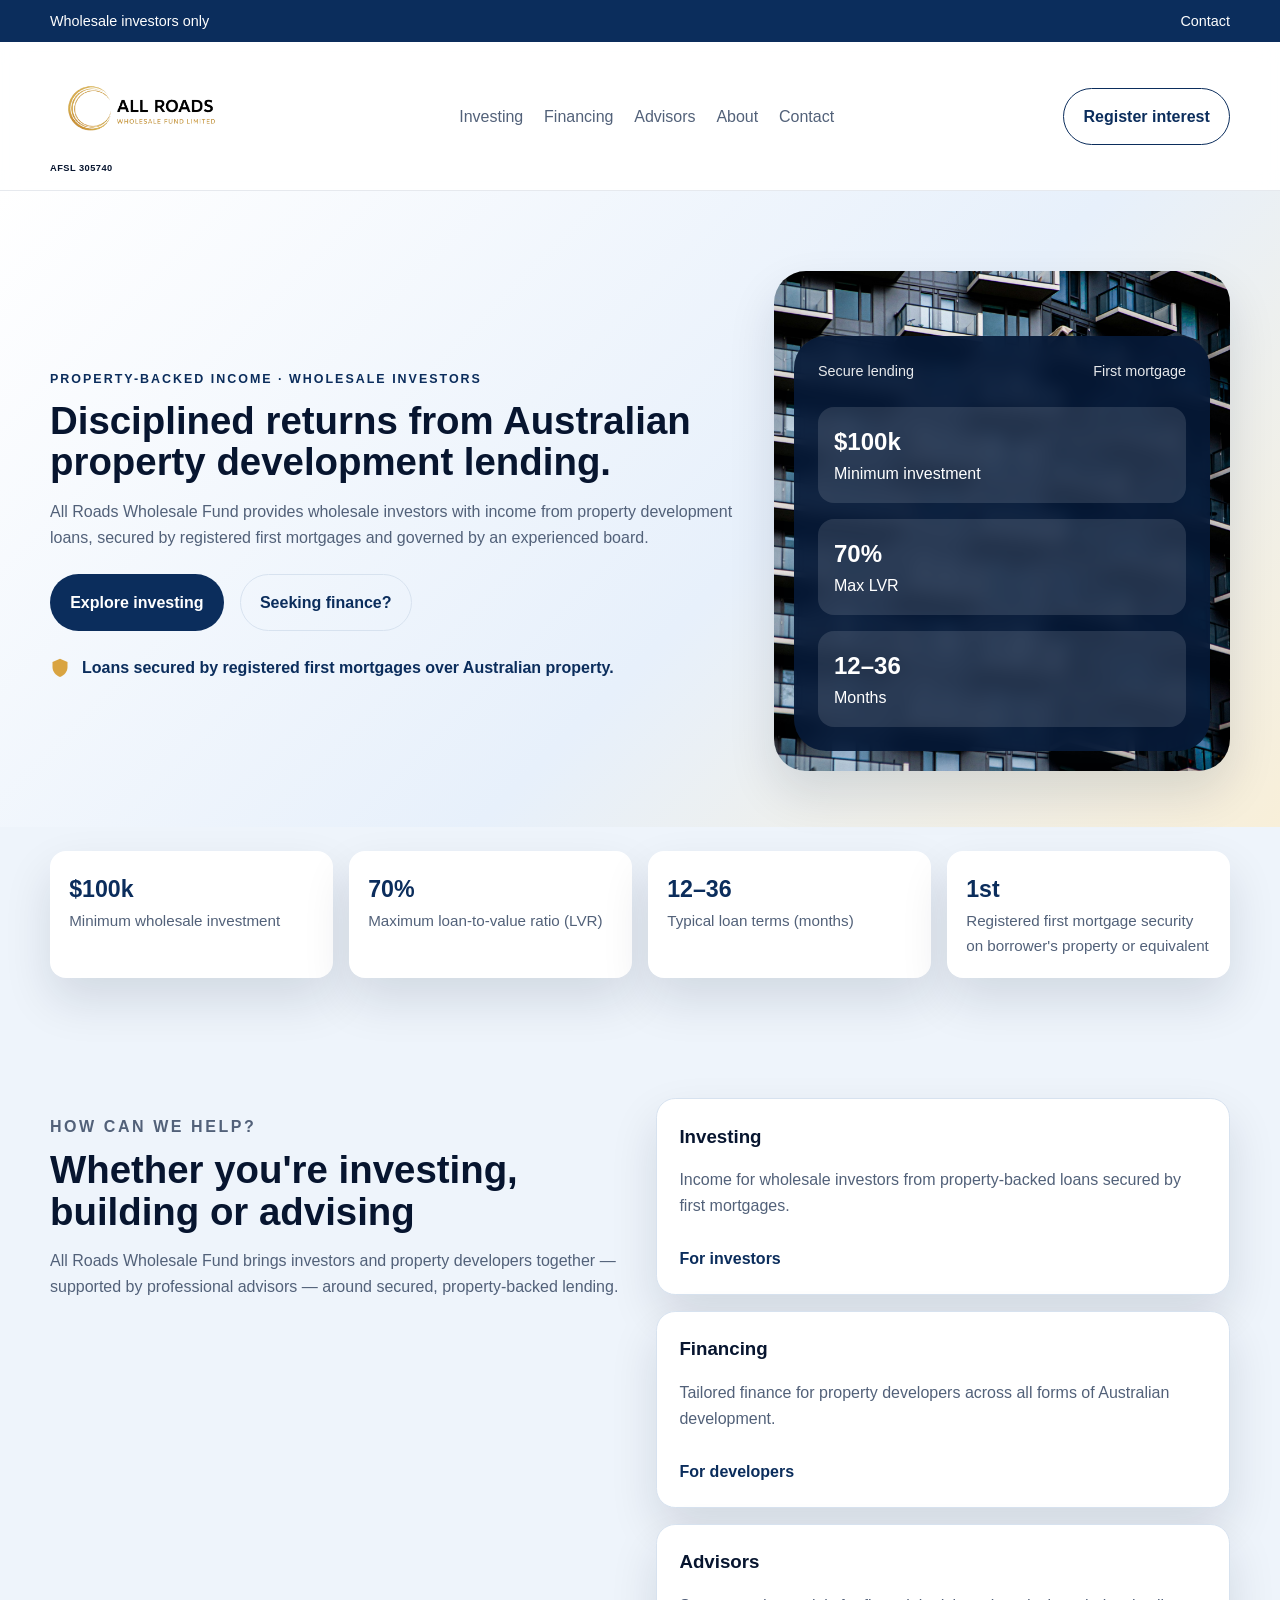
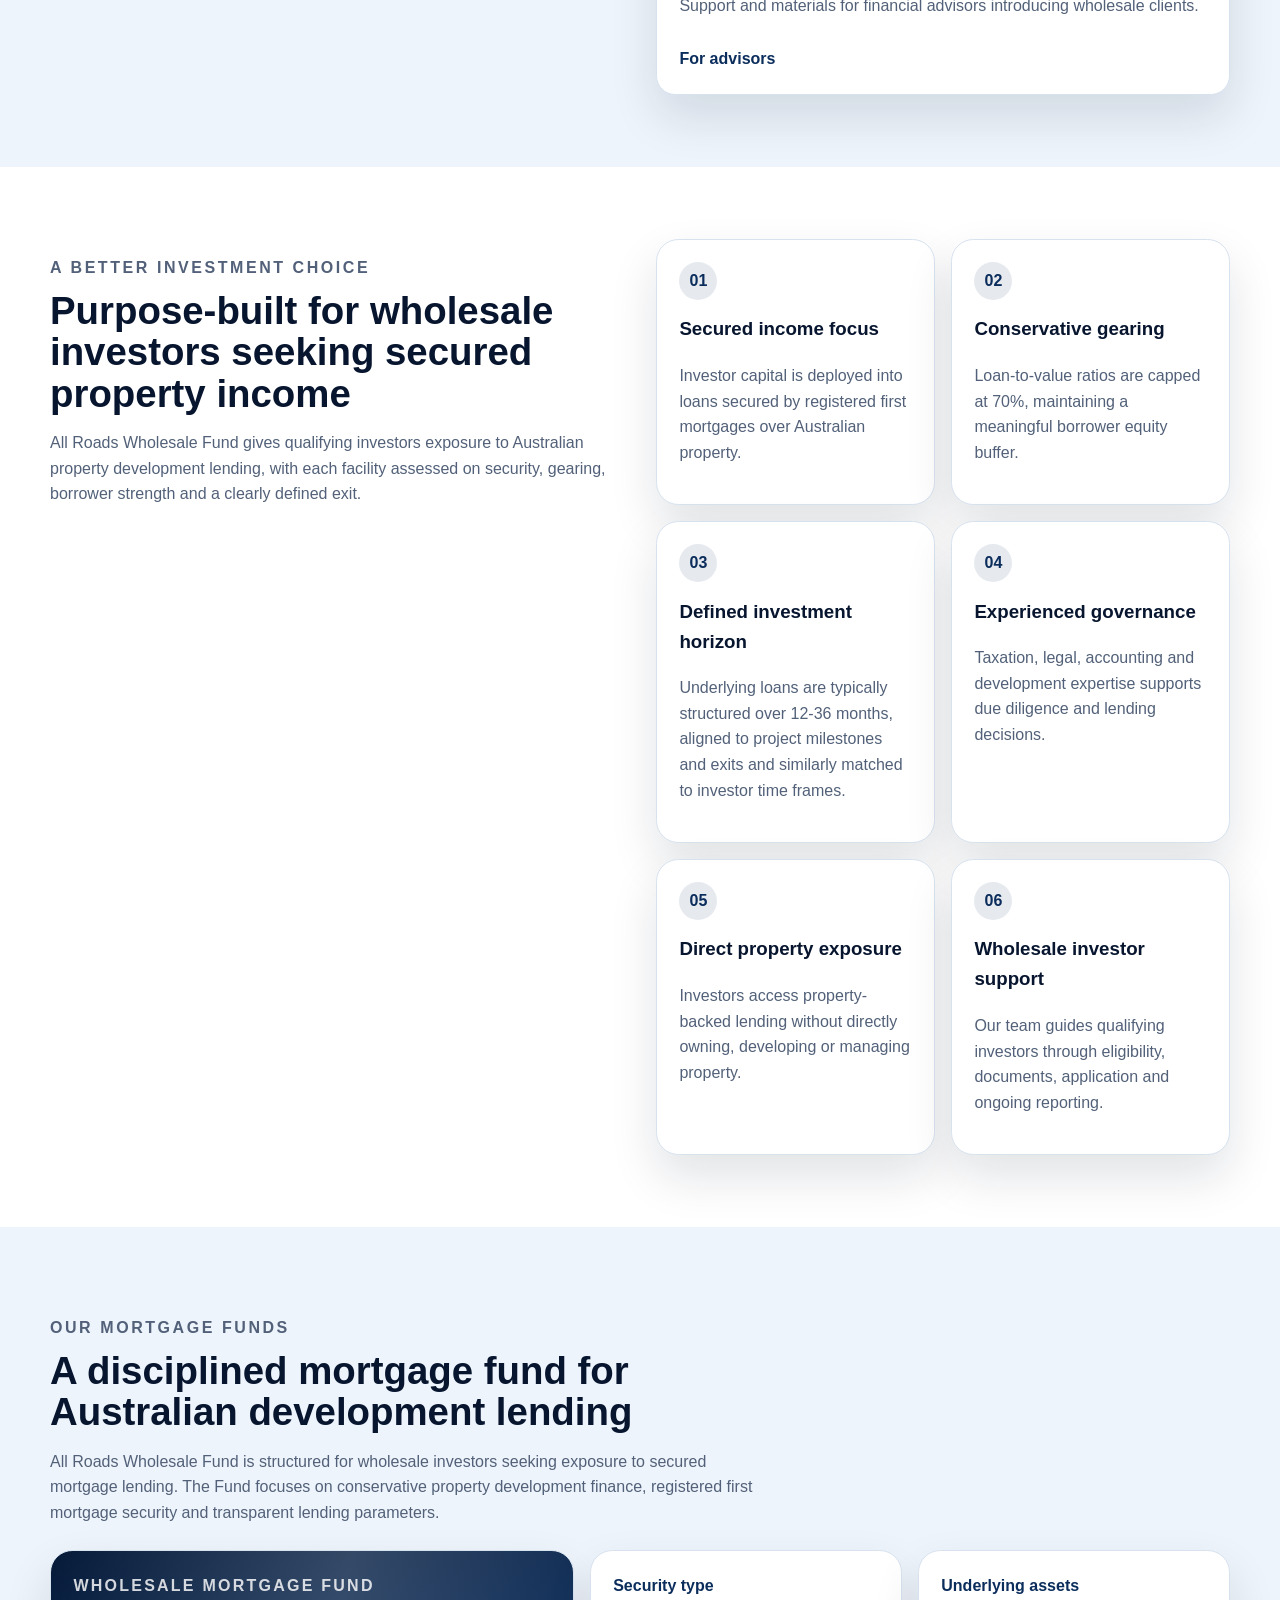
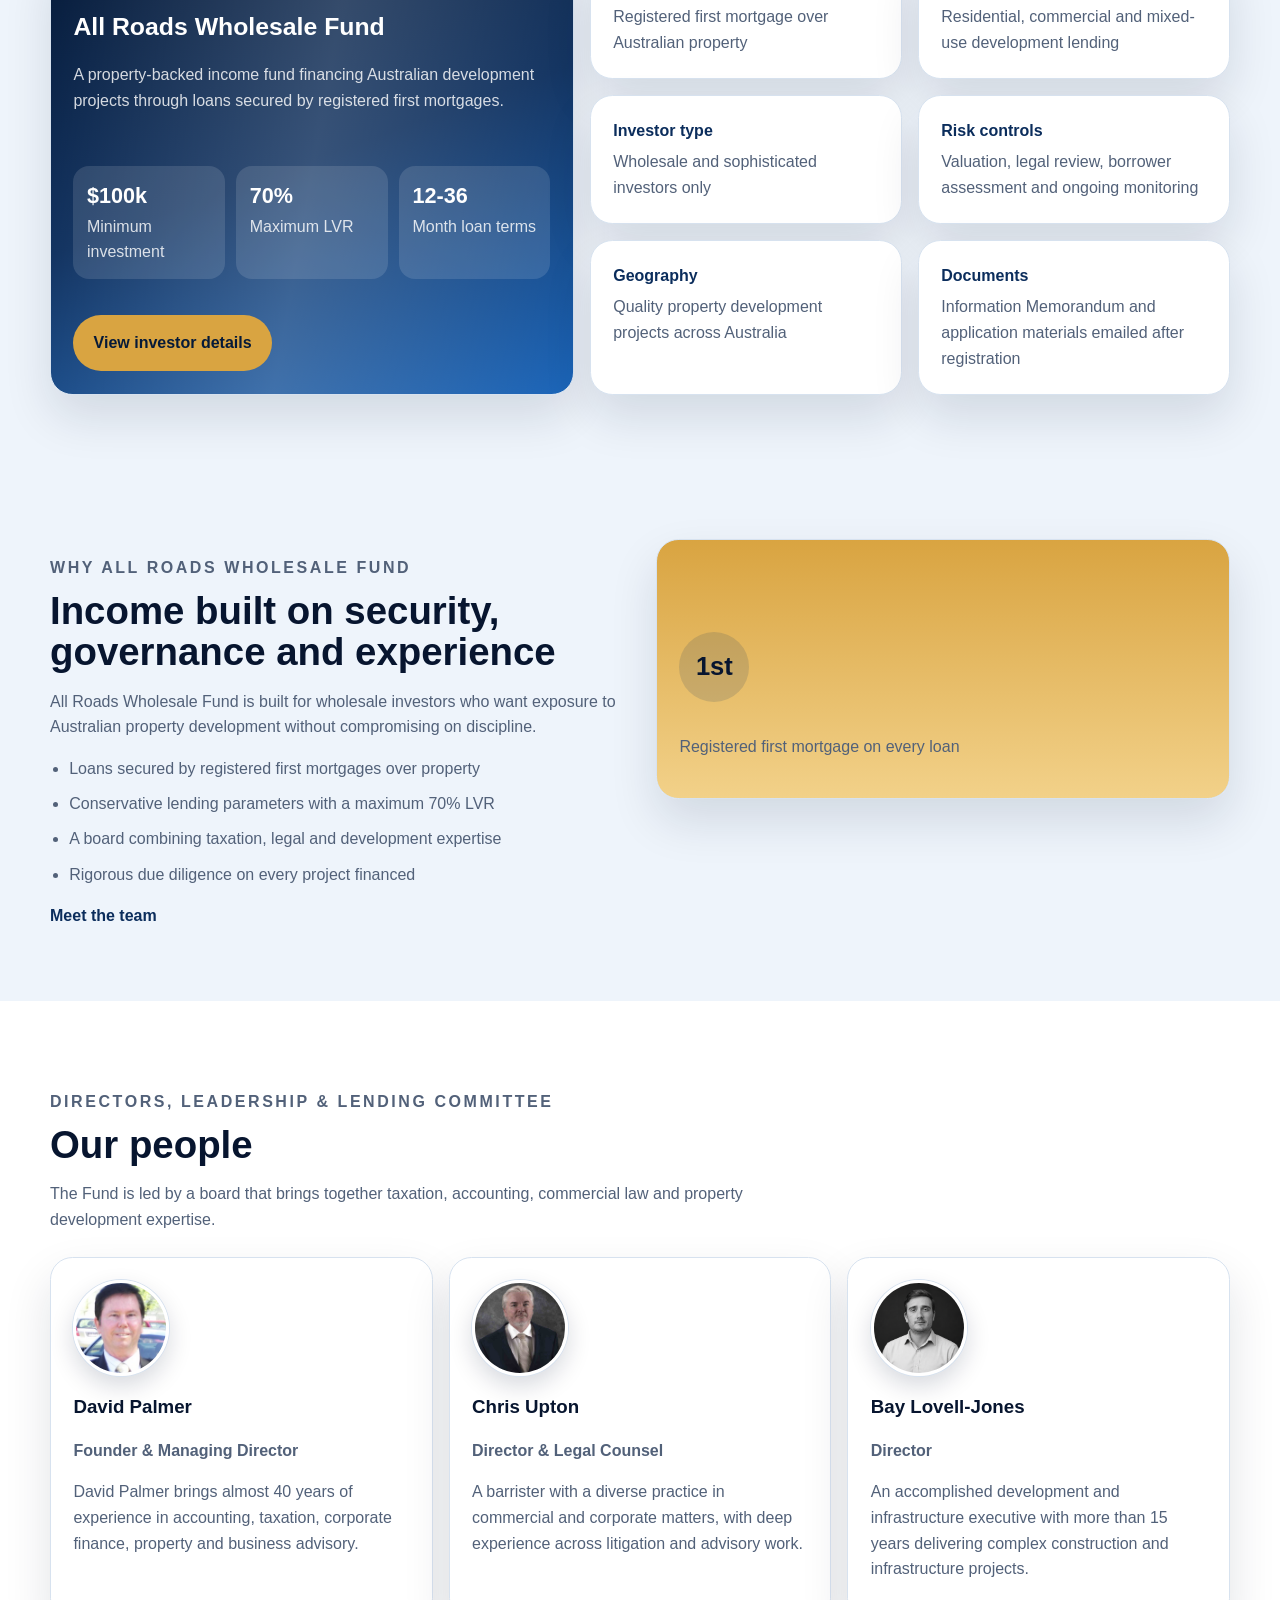
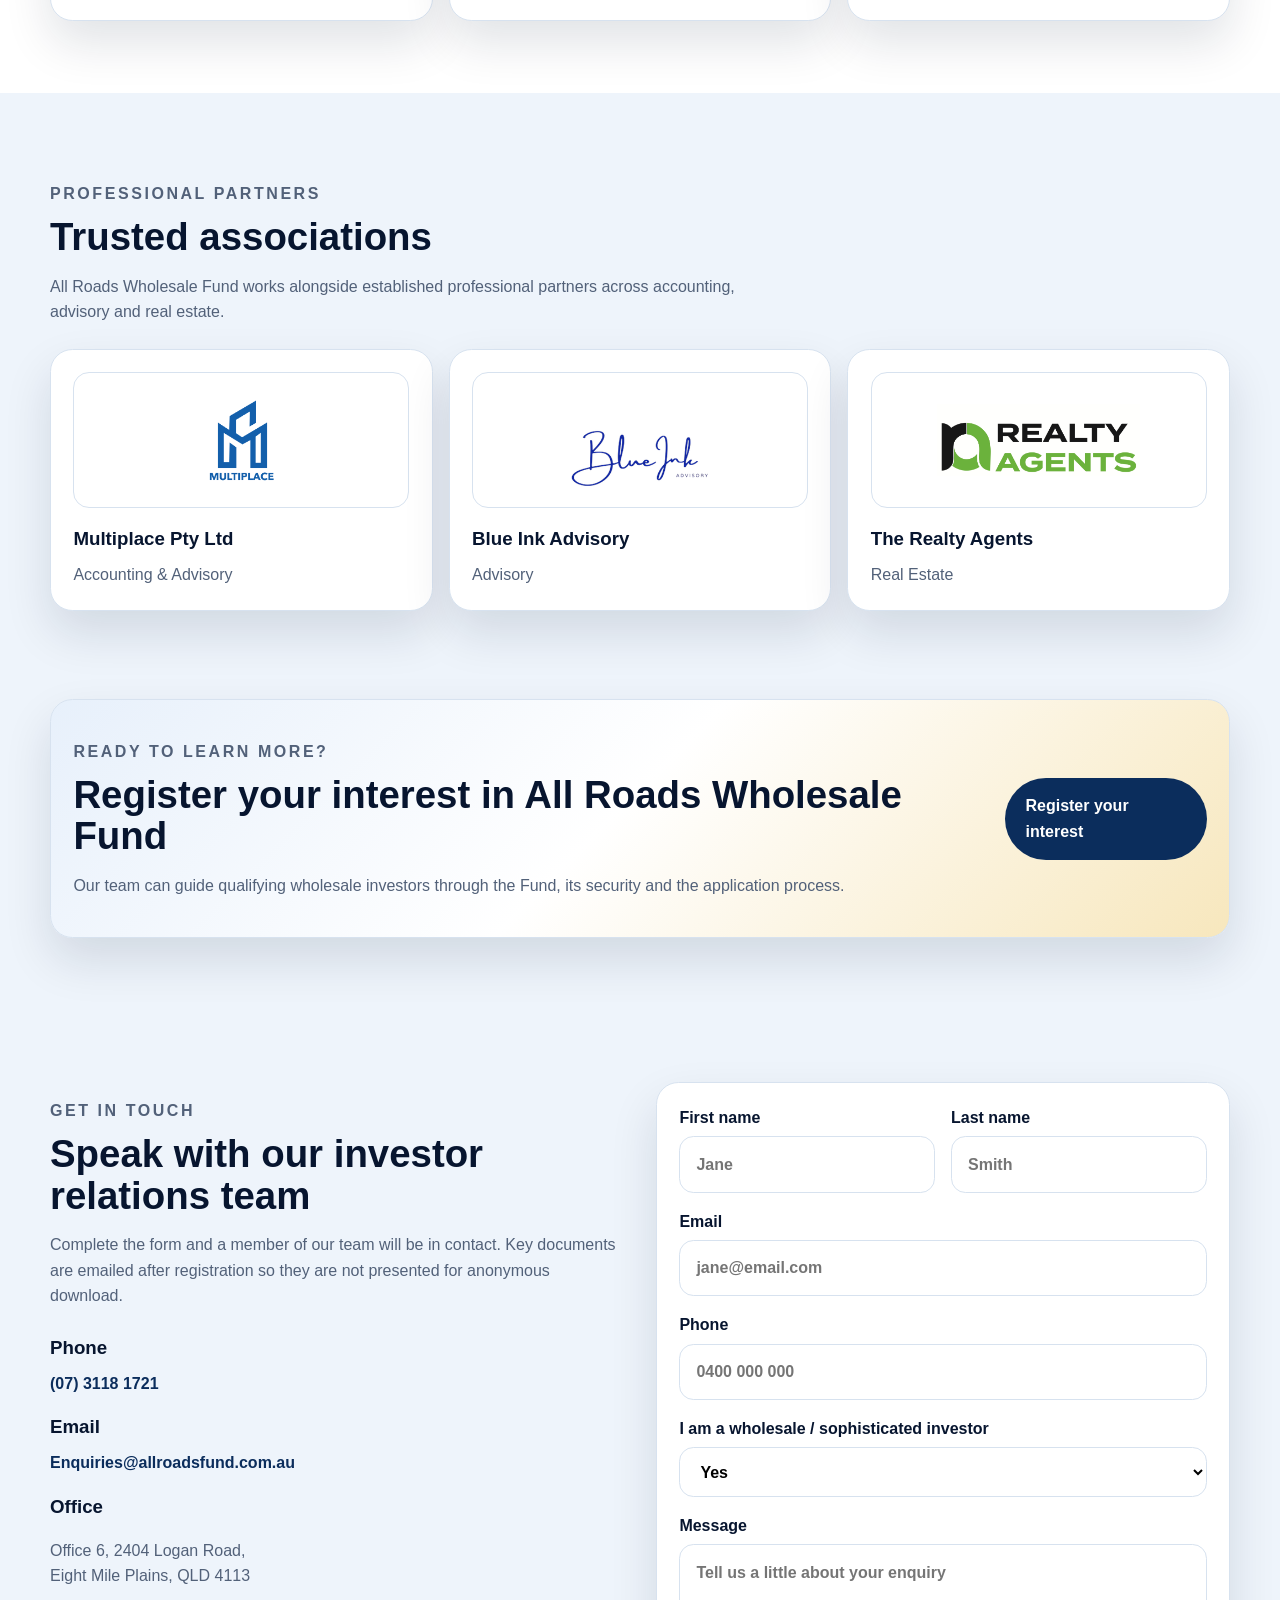
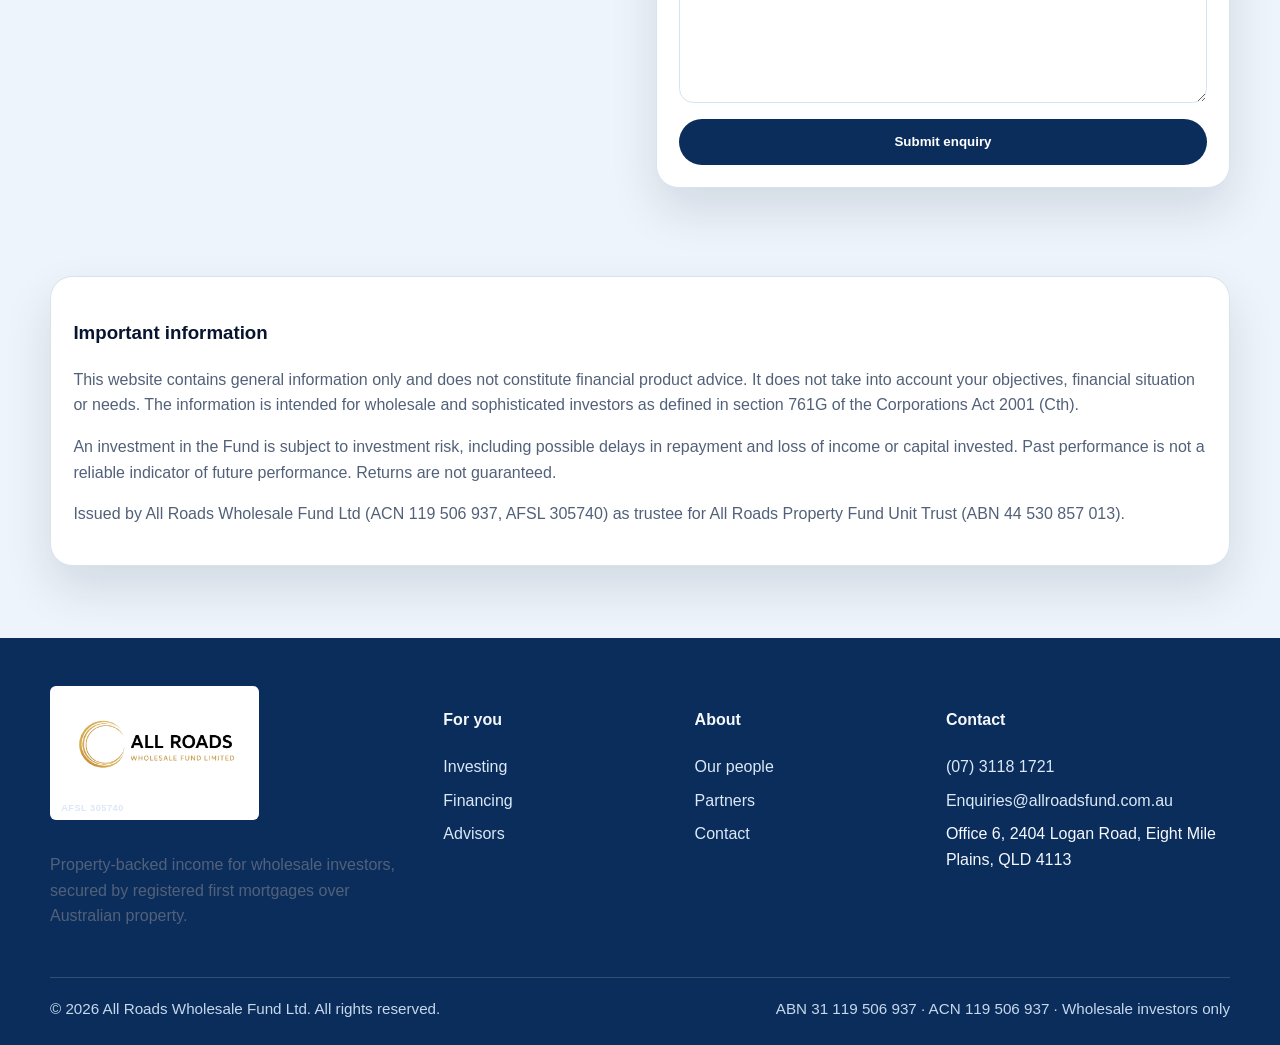
<file: index.html>
<!DOCTYPE html>
<html lang="en-AU">
  <head>
    <meta charset="UTF-8" />
    <meta name="viewport" content="width=device-width, initial-scale=1.0" />
    <title>All Roads Wholesale Fund</title>
    <meta
      name="description"
      content="Property-backed income for wholesale investors from secured Australian development lending."
    />
    <link rel="stylesheet" href="styles.css" />
  </head>
  <body>
    <div class="announcement-bar">
      <div class="container announcement-inner">
        <span>Wholesale investors only</span>
        <a href="#contact">Contact</a>
      </div>
    </div>

    <header class="site-header">
      <div class="container nav-bar">
        <a class="brand" href="#">
          <div class="brand-lockup">
            <img class="brand-logo" src="assets/images/Logo.png" alt="All Roads Wholesale Fund Limited" />
            <span class="brand-mark__license">AFSL 305740</span>
          </div>
        </a>
        <nav class="nav-links" aria-label="Primary navigation">
          <a href="investing.html">Investing</a>
          <a href="financing.html">Financing</a>
          <a href="advisors.html">Advisors</a>
          <a href="#people">About</a>
          <a href="#contact">Contact</a>
        </nav>
        <a class="button button--ghost" href="#contact">Register interest</a>
      </div>
    </header>

    <main>
      <section class="hero">
        <div class="container hero-grid">
          <div class="hero-copy">
            <p class="eyebrow">Property-backed income · wholesale investors</p>
            <h1>Disciplined returns from Australian property development lending.</h1>
            <p class="hero-text">
              All Roads Wholesale Fund provides wholesale investors with income from
              property development loans, secured by registered first mortgages and
              governed by an experienced board.
            </p>
            <div class="hero-actions">
              <a class="button" href="investing.html">Explore investing</a>
              <a class="button button--secondary" href="financing.html">Seeking finance?</a>
            </div>
            <div class="hero-note">
              <svg viewBox="0 0 24 24" aria-hidden="true">
                <path d="M12 2 3 6v6c0 5.2 3.4 9.9 9 12 5.6-2.1 9-6.8 9-12V6l-9-4Z" />
              </svg>
              <span>Loans secured by registered first mortgages over Australian property.</span>
            </div>
          </div>
          <div class="hero-visual hero-visual--photo">
            <img class="hero-visual__image" src="assets/images/modern-apartments.jpg" alt="Modern apartment building with glass balconies" />
            <div class="hero-card">
              <div class="hero-card__top">
                <span>Secure lending</span>
                <span>First mortgage</span>
              </div>
              <div class="hero-card__body">
                <div class="hero-card__stat">
                  <strong>$100k</strong>
                  <span>Minimum investment</span>
                </div>
                <div class="hero-card__stat">
                  <strong>70%</strong>
                  <span>Max LVR</span>
                </div>
                <div class="hero-card__stat">
                  <strong>12–36</strong>
                  <span>Months</span>
                </div>
              </div>
            </div>
          </div>
        </div>
      </section>

      <section class="stats-bar">
        <div class="container stat-grid">
          <div>
            <strong>$100k</strong>
            <span>Minimum wholesale investment</span>
          </div>
          <div>
            <strong>70%</strong>
            <span>Maximum loan-to-value ratio (LVR)</span>
          </div>
          <div>
            <strong>12–36</strong>
            <span>Typical loan terms (months)</span>
          </div>
          <div>
            <strong>1st</strong>
            <span>Registered first mortgage security on borrower's property or equivalent </span>
          </div>
        </div>
      </section>

      <section class="section">
        <div class="container intro-grid">
          <div>
            <p class="eyebrow">How can we help?</p>
            <h2>Whether you're investing, building or advising</h2>
            <p>
              All Roads Wholesale Fund brings investors and property developers together — supported by
              professional advisors — around secured, property-backed lending.
            </p>
          </div>
          <div class="card-grid">
            <a class="info-card" id="investing" href="investing.html">
              <h3>Investing</h3>
              <p>Income for wholesale investors from property-backed loans secured by first mortgages.</p>
              <span>For investors</span>
            </a>
            <a class="info-card" id="financing" href="financing.html">
              <h3>Financing</h3>
              <p>Tailored finance for property developers across all forms of Australian development.</p>
              <span>For developers</span>
            </a>
            <a class="info-card" id="advisors" href="advisors.html">
              <h3>Advisors</h3>
              <p>Support and materials for financial advisors introducing wholesale clients.</p>
              <span>For advisors</span>
            </a>
          </div>
        </div>
      </section>

      <section class="section section--alt">
        <div class="container feature-grid">
          <div>
            <p class="eyebrow">A better investment choice</p>
            <h2>Purpose-built for wholesale investors seeking secured property income</h2>
            <p>
              All Roads Wholesale Fund gives qualifying investors exposure to Australian
              property development lending, with each facility assessed on security,
              gearing, borrower strength and a clearly defined exit.
            </p>
          </div>
          <div class="choice-grid">
            <article>
              <span>01</span>
              <h3>Secured income focus</h3>
              <p>Investor capital is deployed into loans secured by registered first mortgages over Australian property.</p>
            </article>
            <article>
              <span>02</span>
              <h3>Conservative gearing</h3>
              <p>Loan-to-value ratios are capped at 70%, maintaining a meaningful borrower equity buffer.</p>
            </article>
            <article>
              <span>03</span>
              <h3>Defined investment horizon</h3>
              <p>Underlying loans are typically structured over 12-36 months, aligned to project milestones and exits and similarly matched to investor time frames.</p>
            </article>
            <article>
              <span>04</span>
              <h3>Experienced governance</h3>
              <p>Taxation, legal, accounting and development expertise supports due diligence and lending decisions.</p>
            </article>
            <article>
              <span>05</span>
              <h3>Direct property exposure</h3>
              <p>Investors access property-backed lending without directly owning, developing or managing property.</p>
            </article>
            <article>
              <span>06</span>
              <h3>Wholesale investor support</h3>
              <p>Our team guides qualifying investors through eligibility, documents, application and ongoing reporting.</p>
            </article>
          </div>
        </div>
      </section>

      <section class="section" id="mortgage-funds">
        <div class="container">
          <div class="section-heading">
            <p class="eyebrow">Our mortgage funds</p>
            <h2>A disciplined mortgage fund for Australian development lending</h2>
            <p>
              All Roads Wholesale Fund is structured for wholesale investors seeking
              exposure to secured mortgage lending. The Fund focuses on conservative
              property development finance, registered first mortgage security and
              transparent lending parameters.
            </p>
          </div>
          <div class="mortgage-fund-layout">
            <article class="fund-card fund-card--featured">
              <div>
                <p class="fund-card__label">Wholesale mortgage fund</p>
                <h3>All Roads Wholesale Fund</h3>
                <p>
                  A property-backed income fund financing Australian development projects
                  through loans secured by registered first mortgages.
                </p>
              </div>
              <div class="fund-card__stats">
                <div>
                  <strong>$100k</strong>
                  <span>Minimum investment</span>
                </div>
                <div>
                  <strong>70%</strong>
                  <span>Maximum LVR</span>
                </div>
                <div>
                  <strong>12-36</strong>
                  <span>Month loan terms</span>
                </div>
              </div>
              <a class="button" href="investing.html">View investor details</a>
            </article>
            <div class="fund-detail-grid">
              <article>
                <strong>Security type</strong>
                <span>Registered first mortgage over Australian property</span>
              </article>
              <article>
                <strong>Underlying assets</strong>
                <span>Residential, commercial and mixed-use development lending</span>
              </article>
              <article>
                <strong>Investor type</strong>
                <span>Wholesale and sophisticated investors only</span>
              </article>
              <article>
                <strong>Risk controls</strong>
                <span>Valuation, legal review, borrower assessment and ongoing monitoring</span>
              </article>
              <article>
                <strong>Geography</strong>
                <span>Quality property development projects across Australia</span>
              </article>
              <article>
                <strong>Documents</strong>
                <span>Information Memorandum and application materials emailed after registration</span>
              </article>
            </div>
          </div>
        </div>
      </section>

      <section class="section">
        <div class="container why-grid">
          <div>
            <p class="eyebrow">Why All Roads Wholesale Fund</p>
            <h2>Income built on security, governance and experience</h2>
            <p>
              All Roads Wholesale Fund is built for wholesale investors who want exposure to
              Australian property development without compromising on discipline.
            </p>
            <ul class="check-list">
              <li>Loans secured by registered first mortgages over property</li>
              <li>Conservative lending parameters with a maximum 70% LVR</li>
              <li>A board combining taxation, legal and development expertise</li>
              <li>Rigorous due diligence on every project financed</li>
            </ul>
            <a class="text-link" href="#people">Meet the team</a>
          </div>
          <div class="quote-card">
            <div class="quote-card__badge">1st</div>
            <p>Registered first mortgage on every loan</p>
          </div>
        </div>
      </section>

      <section class="section section--alt" id="people">
        <div class="container">
          <div class="section-heading">
            <p class="eyebrow">Directors, leadership & lending committee</p>
            <h2>Our people</h2>
            <p>The Fund is led by a board that brings together taxation, accounting, commercial law and property development expertise.</p>
          </div>
          <div class="people-grid">
            <article class="person-card">
              <img
                class="person-card__photo"
                src="assets/images/David-Palmer.png"
                alt="David Palmer"
                width="800"
                height="800"
                loading="lazy"
                decoding="async"
              />
              <h3>David Palmer</h3>
              <p class="person-card__title">Founder & Managing Director</p>
              <p class="person-card__bio">David Palmer brings almost 40 years of experience in accounting, taxation, corporate finance, property and business advisory.</p>
            </article>
            <article class="person-card">
              <img
                class="person-card__photo"
                src="assets/images/Christopher-Upton.jpg"
                alt="Chris Upton"
                width="800"
                height="965"
                loading="lazy"
                decoding="async"
              />
              <h3>Chris Upton</h3>
              <p class="person-card__title">Director & Legal Counsel</p>
              <p class="person-card__bio">A barrister with a diverse practice in commercial and corporate matters, with deep experience across litigation and advisory work.</p>
            </article>
            <article class="person-card">
              <img
                class="person-card__photo"
                src="assets/images/Bay-Lovell-Jones.png"
                alt="Bay Lovell-Jones"
                width="645"
                height="645"
                loading="lazy"
                decoding="async"
              />
              <h3>Bay Lovell-Jones</h3>
              <p class="person-card__title">Director</p>
              <p class="person-card__bio">An accomplished development and infrastructure executive with more than 15 years delivering complex construction and infrastructure projects.</p>
            </article>
          </div>
        </div>
      </section>

      <section class="section">
        <div class="container partners-section" id="partners">
          <div class="section-heading">
            <p class="eyebrow">Professional partners</p>
            <h2>Trusted associations</h2>
            <p>All Roads Wholesale Fund works alongside established professional partners across accounting, advisory and real estate.</p>
          </div>
          <div class="partners-grid">
            <div class="partner-card">
              <div class="partner-card__logo-frame">
                <img class="partner-card__logo partner-card__logo--multiplace" src="assets/images/multiplace-logo.png" alt="Multiplace logo" loading="lazy" decoding="async" />
              </div>
              <h3>Multiplace Pty Ltd</h3>
              <span>Accounting & Advisory</span>
            </div>
            <div class="partner-card">
              <div class="partner-card__logo-frame">
                <img class="partner-card__logo partner-card__logo--blue-ink" src="assets/images/blue-ink-advisory-logo.png" alt="Blue Ink Advisory logo" loading="lazy" decoding="async" />
              </div>
              <h3>Blue Ink Advisory</h3>
              <span>Advisory</span>
            </div>
            <div class="partner-card">
              <div class="partner-card__logo-frame">
                <img class="partner-card__logo partner-card__logo--realty" src="assets/images/realty-agents-logo.jpg" alt="The Realty Agents logo" loading="lazy" decoding="async" />
              </div>
              <h3>The Realty Agents</h3>
              <span>Real Estate</span>
            </div>
          </div>
        </div>
      </section>

      <section class="section section--cta">
        <div class="container cta-banner">
          <div>
            <p class="eyebrow">Ready to learn more?</p>
            <h2>Register your interest in All Roads Wholesale Fund</h2>
            <p>Our team can guide qualifying wholesale investors through the Fund, its security and the application process.</p>
          </div>
          <a class="button" href="#contact">Register your interest</a>
        </div>
      </section>

      <section class="section" id="contact">
        <div class="container contact-grid">
          <div>
            <p class="eyebrow">Get in touch</p>
            <h2>Speak with our investor relations team</h2>
            <p>Complete the form and a member of our team will be in contact. Key documents are emailed after registration so they are not presented for anonymous download.</p>
            <div class="contact-list">
              <div>
                <h3>Phone</h3>
                <a href="tel:+61731181721">(07) 3118 1721</a>
              </div>
              <div>
                <h3>Email</h3>
                <a href="mailto:Enquiries@allroadsfund.com.au">Enquiries@allroadsfund.com.au</a>
              </div>
              <div>
                <h3>Office</h3>
                <p>Office 6, 2404 Logan Road,<br />Eight Mile Plains, QLD 4113</p>
              </div>
            </div>
          </div>
          <form class="contact-form" action="https://formspree.io/f/xwvdglad" method="POST">
            <input type="hidden" name="_subject" value="Investor enquiry - All Roads Wholesale Fund" />
            <input type="hidden" name="_next" value="registered.html" />
            <div class="form-row">
              <label>
                <span>First name</span>
                <input type="text" name="first_name" placeholder="Jane" />
              </label>
              <label>
                <span>Last name</span>
                <input type="text" name="last_name" placeholder="Smith" />
              </label>
            </div>
            <label>
              <span>Email</span>
              <input type="email" name="email" placeholder="jane@email.com" required />
            </label>
            <label>
              <span>Phone</span>
              <input type="tel" name="phone" placeholder="0400 000 000" />
            </label>
            <label>
              <span>I am a wholesale / sophisticated investor</span>
              <select name="wholesale_or_sophisticated_investor">
                <option>Yes</option>
                <option>No</option>
                <option>Not sure</option>
              </select>
            </label>
            <label>
              <span>Message</span>
              <textarea rows="5" name="message" placeholder="Tell us a little about your enquiry"></textarea>
            </label>
            <button class="button" type="submit">Submit enquiry</button>
          </form>
        </div>
      </section>

      <section class="section section--disclaimer">
        <div class="container disclaimer">
          <h3>Important information</h3>
          <p>
            This website contains general information only and does not constitute financial product advice. It does not take into account your objectives, financial situation or needs. The information is intended for wholesale and sophisticated investors as defined in section 761G of the Corporations Act 2001 (Cth).
          </p>
          <p>
            An investment in the Fund is subject to investment risk, including possible delays in repayment and loss of income or capital invested. Past performance is not a reliable indicator of future performance. Returns are not guaranteed.
          </p>
          <p>Issued by All Roads Wholesale Fund Ltd (ACN 119 506 937, AFSL 305740) as trustee for All Roads Property Fund Unit Trust (ABN 44 530 857 013).</p>
        </div>
      </section>
    </main>

    <footer class="site-footer">
      <div class="container footer-grid">
        <div>
          <a class="brand footer-brand" href="#">
            <img class="brand-logo brand-logo--footer" src="assets/images/Logo.png" alt="All Roads Wholesale Fund Limited" />
            <span class="brand-mark__license brand-mark__license--footer">AFSL 305740</span>
          </a>
          <p>Property-backed income for wholesale investors, secured by registered first mortgages over Australian property.</p>
        </div>
        <div>
          <h4>For you</h4>
          <ul>
            <li><a href="#investing">Investing</a></li>
            <li><a href="#financing">Financing</a></li>
            <li><a href="#advisors">Advisors</a></li>
          </ul>
        </div>
        <div>
          <h4>About</h4>
          <ul>
            <li><a href="#people">Our people</a></li>
            <li><a href="#partners">Partners</a></li>
            <li><a href="#contact">Contact</a></li>
          </ul>
        </div>
        <div>
          <h4>Contact</h4>
          <ul>
            <li><a href="tel:+61731181721">(07) 3118 1721</a></li>
            <li><a href="mailto:Enquiries@allroadsfund.com.au">Enquiries@allroadsfund.com.au</a></li>
            <li>Office 6, 2404 Logan Road, Eight Mile Plains, QLD 4113</li>
          </ul>
        </div>
      </div>
      <div class="container footer-bottom">
        <span>© 2026 All Roads Wholesale Fund Ltd. All rights reserved.</span>
        <span>ABN 31 119 506 937 · ACN 119 506 937 · Wholesale investors only</span>
      </div>
    </footer>
  </body>
</html>
</file>
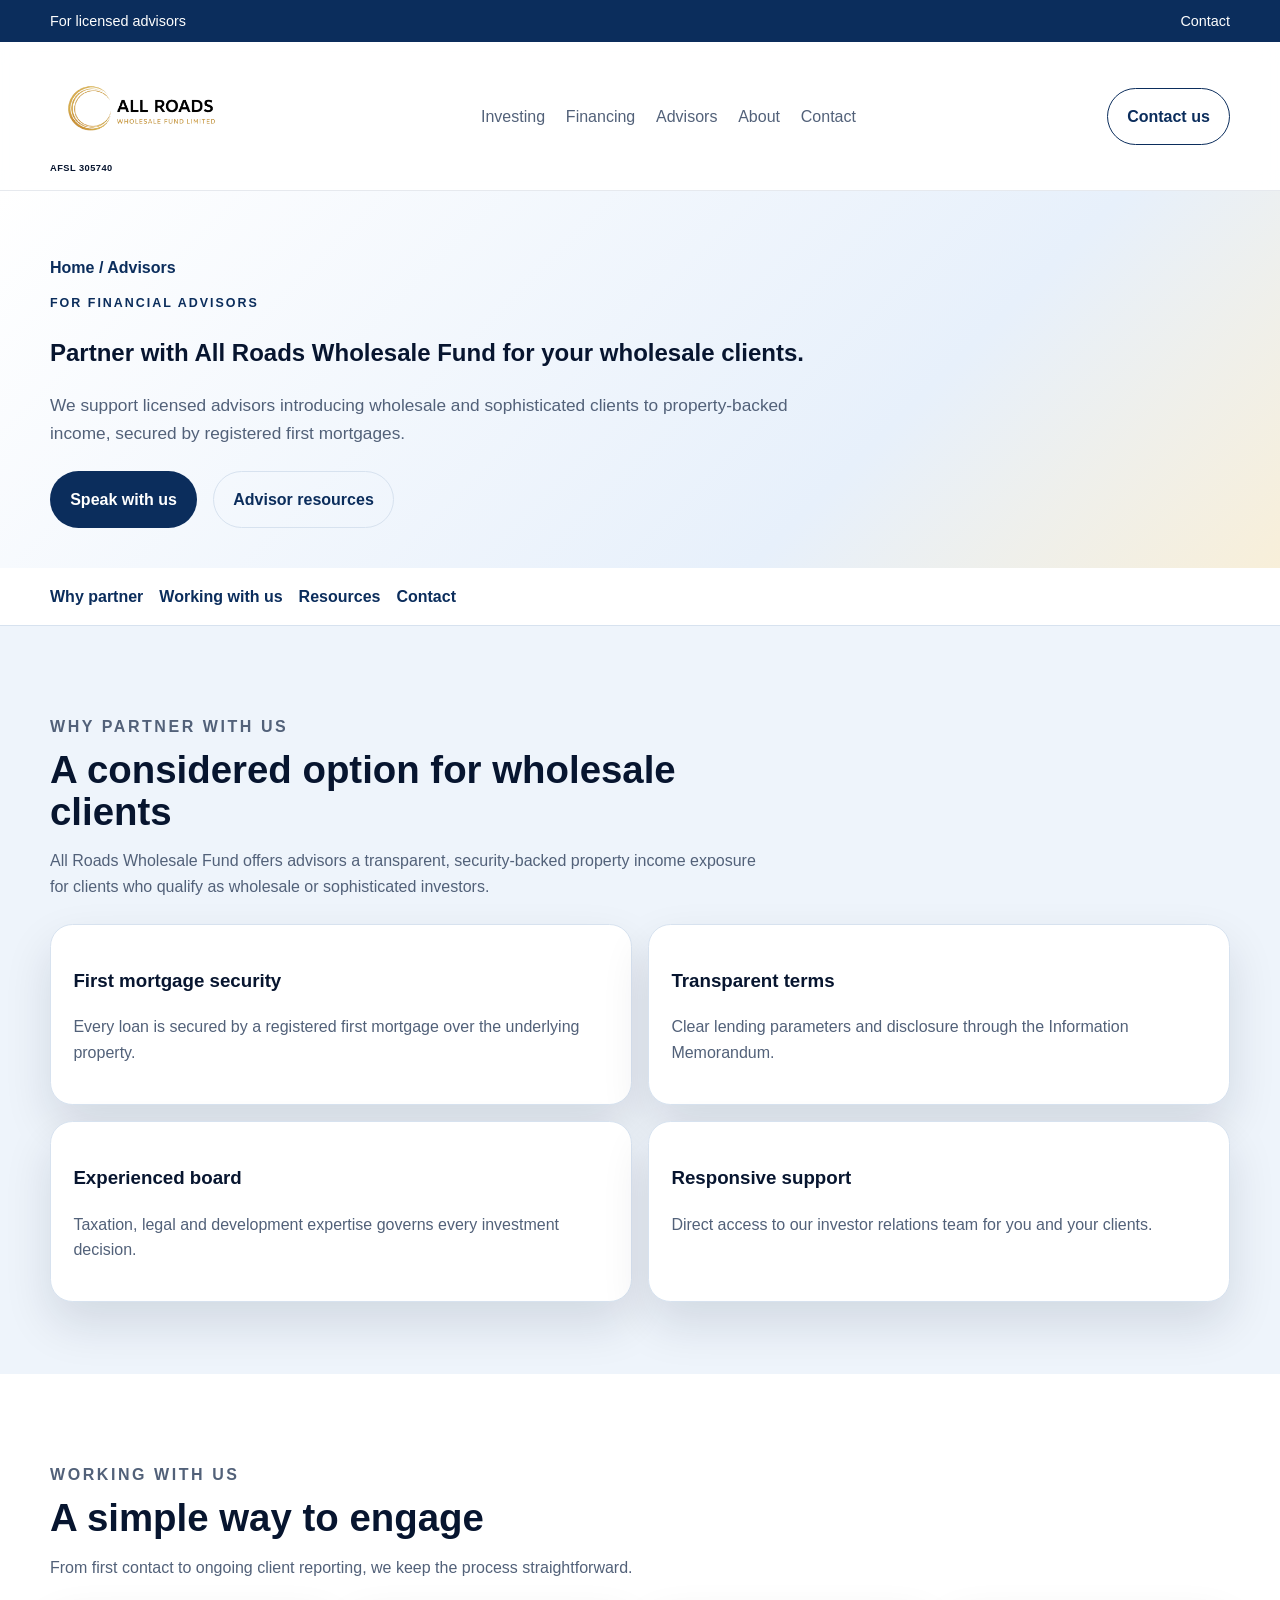
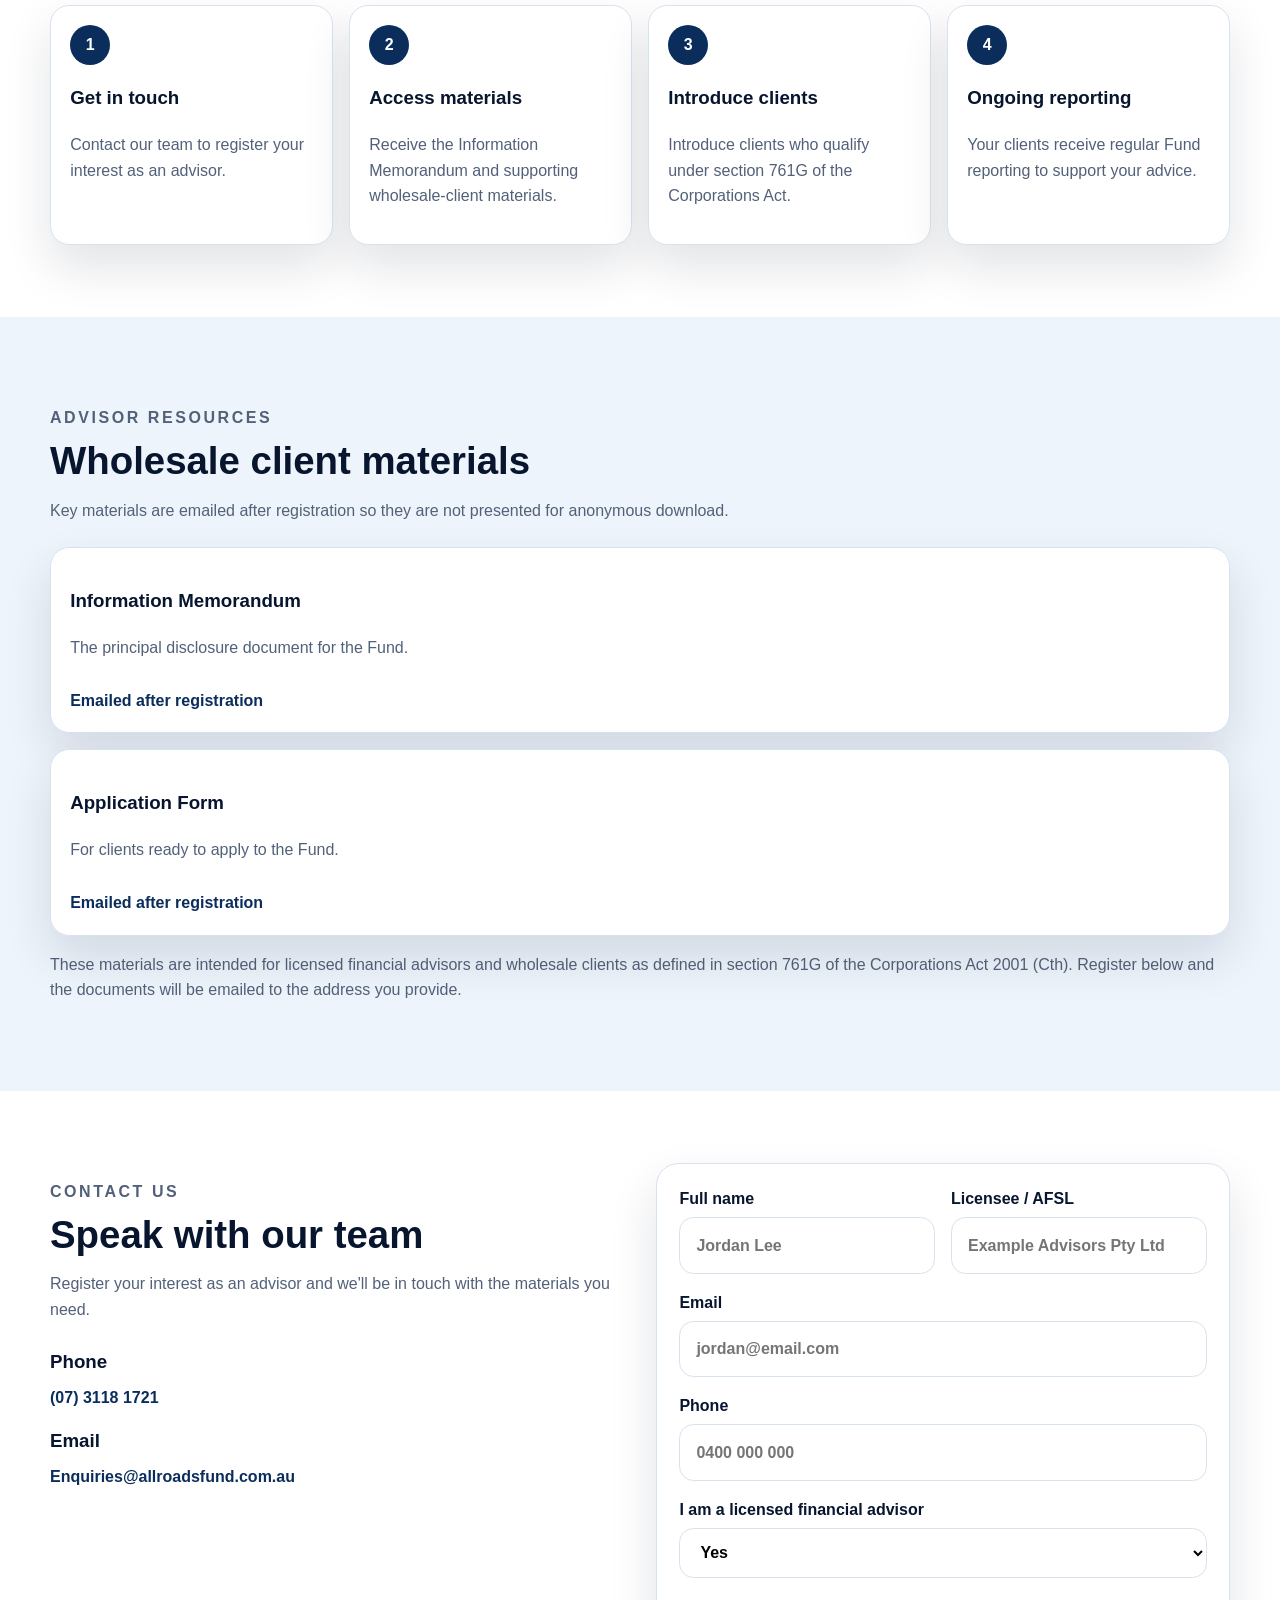
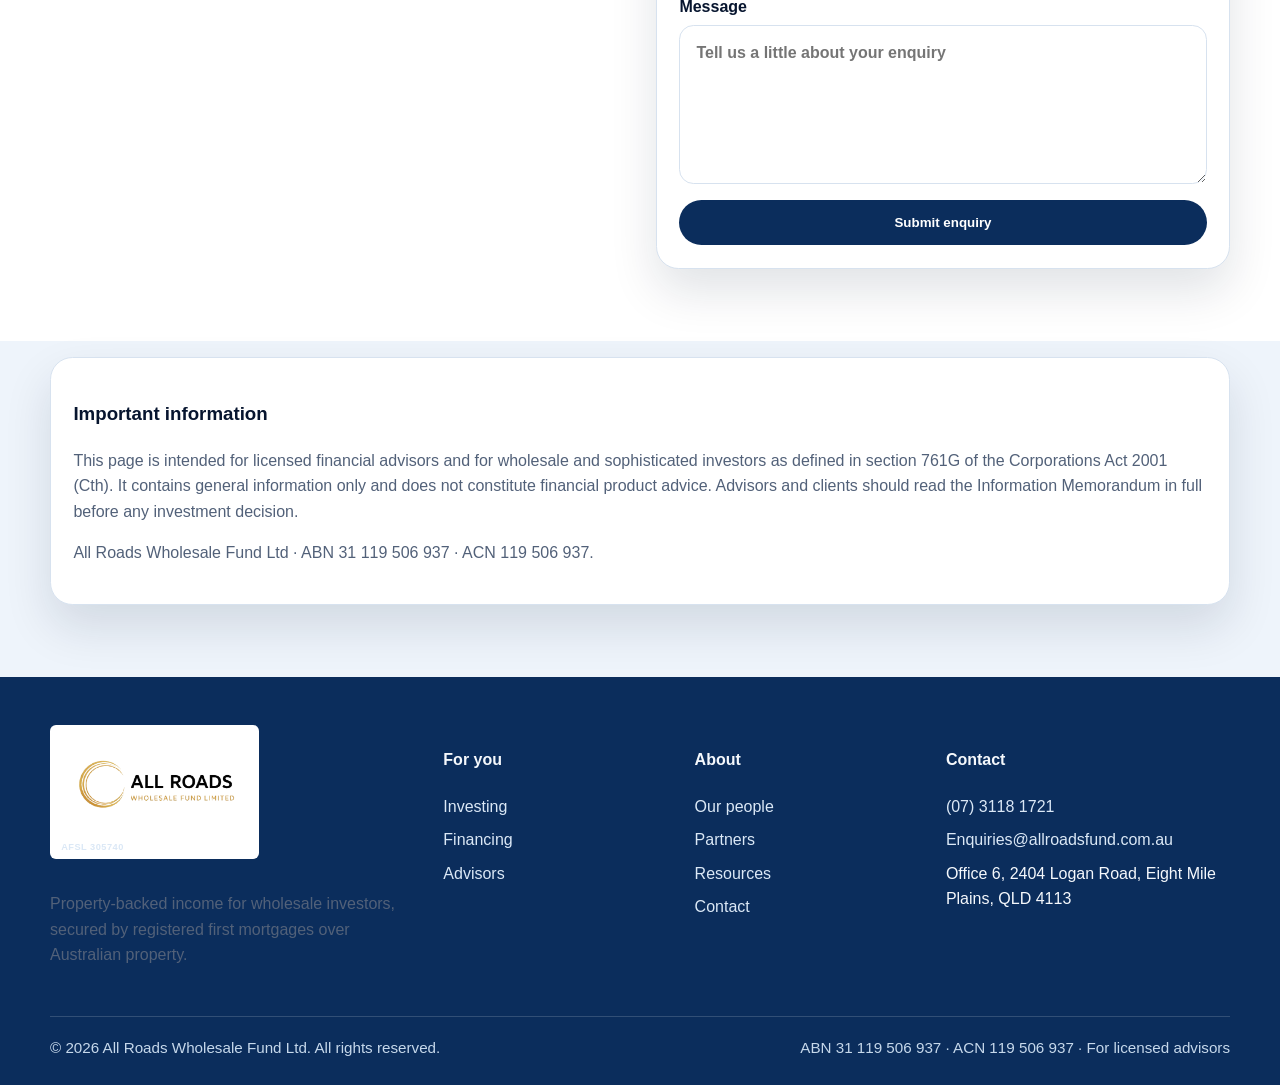
<file: advisors.html>
<!DOCTYPE html>
<html lang="en-AU">
  <head>
    <meta charset="UTF-8" />
    <meta name="viewport" content="width=device-width, initial-scale=1.0" />
    <title>Advisors | All Roads Wholesale Fund</title>
    <meta name="description" content="Support and materials for financial advisors introducing wholesale clients to the Fund." />
    <link rel="stylesheet" href="styles.css" />
  </head>
  <body>
    <div class="announcement-bar">
      <div class="container announcement-inner">
        <span>For licensed advisors</span>
        <a href="#contact">Contact</a>
      </div>
    </div>

    <header class="site-header">
      <div class="container nav-bar">
        <a class="brand" href="index.html">
          <div class="brand-lockup">
            <img class="brand-logo" src="assets/images/Logo.png" alt="All Roads Wholesale Fund Limited" />
            <span class="brand-mark__license">AFSL 305740</span>
          </div>
        </a>
        <nav class="nav-links" aria-label="Primary navigation">
          <a href="investing.html">Investing</a>
          <a href="financing.html">Financing</a>
          <a href="advisors.html">Advisors</a>
          <a href="index.html#people">About</a>
          <a href="#contact">Contact</a>
        </nav>
        <a class="button button--ghost" href="#contact">Contact us</a>
      </div>
    </header>

    <main>
      <section class="page-hero">
        <div class="container">
          <div class="breadcrumb"><a href="index.html">Home</a> / Advisors</div>
          <p class="eyebrow">For financial advisors</p>
          <h1>Partner with All Roads Wholesale Fund for your wholesale clients.</h1>
          <p class="page-hero__text">
            We support licensed advisors introducing wholesale and sophisticated clients to property-backed income, secured by registered first mortgages.
          </p>
          <div class="hero-actions">
            <a class="button" href="#contact">Speak with us</a>
            <a class="button button--secondary" href="#resources">Advisor resources</a>
          </div>
        </div>
      </section>

      <section class="page-nav">
        <div class="container page-nav__inner">
          <a href="#why">Why partner</a>
          <a href="#working">Working with us</a>
          <a href="#resources">Resources</a>
          <a href="#contact">Contact</a>
        </div>
      </section>

      <section class="section" id="why">
        <div class="container">
          <div class="section-heading">
            <p class="eyebrow">Why partner with us</p>
            <h2>A considered option for wholesale clients</h2>
            <p>All Roads Wholesale Fund offers advisors a transparent, security-backed property income exposure for clients who qualify as wholesale or sophisticated investors.</p>
          </div>
          <div class="feature-list">
            <article>
              <h3>First mortgage security</h3>
              <p>Every loan is secured by a registered first mortgage over the underlying property.</p>
            </article>
            <article>
              <h3>Transparent terms</h3>
              <p>Clear lending parameters and disclosure through the Information Memorandum.</p>
            </article>
            <article>
              <h3>Experienced board</h3>
              <p>Taxation, legal and development expertise governs every investment decision.</p>
            </article>
            <article>
              <h3>Responsive support</h3>
              <p>Direct access to our investor relations team for you and your clients.</p>
            </article>
          </div>
        </div>
      </section>

      <section class="section section--alt" id="working">
        <div class="container">
          <div class="section-heading">
            <p class="eyebrow">Working with us</p>
            <h2>A simple way to engage</h2>
            <p>From first contact to ongoing client reporting, we keep the process straightforward.</p>
          </div>
          <div class="steps-grid">
            <article class="step-card">
              <div class="step-card__number">1</div>
              <h3>Get in touch</h3>
              <p>Contact our team to register your interest as an advisor.</p>
            </article>
            <article class="step-card">
              <div class="step-card__number">2</div>
              <h3>Access materials</h3>
              <p>Receive the Information Memorandum and supporting wholesale-client materials.</p>
            </article>
            <article class="step-card">
              <div class="step-card__number">3</div>
              <h3>Introduce clients</h3>
              <p>Introduce clients who qualify under section 761G of the Corporations Act.</p>
            </article>
            <article class="step-card">
              <div class="step-card__number">4</div>
              <h3>Ongoing reporting</h3>
              <p>Your clients receive regular Fund reporting to support your advice.</p>
            </article>
          </div>
        </div>
      </section>

      <section class="section" id="resources">
        <div class="container">
          <div class="section-heading">
            <p class="eyebrow">Advisor resources</p>
            <h2>Wholesale client materials</h2>
            <p>Key materials are emailed after registration so they are not presented for anonymous download.</p>
          </div>
          <div class="document-grid">
            <article class="document-card">
              <h3>Information Memorandum</h3>
              <p>The principal disclosure document for the Fund.</p>
              <span>Emailed after registration</span>
            </article>
            <article class="document-card">
              <h3>Application Form</h3>
              <p>For clients ready to apply to the Fund.</p>
              <span>Emailed after registration</span>
            </article>
          </div>
          <p class="document-note">
            These materials are intended for licensed financial advisors and wholesale clients as defined in section 761G of the Corporations Act 2001 (Cth). Register below and the documents will be emailed to the address you provide.
          </p>
        </div>
      </section>

      <section class="section section--alt" id="contact">
        <div class="container contact-grid">
          <div>
            <p class="eyebrow">Contact us</p>
            <h2>Speak with our team</h2>
            <p>Register your interest as an advisor and we'll be in touch with the materials you need.</p>
            <div class="contact-list">
              <div>
                <h3>Phone</h3>
                <a href="tel:+61731181721">(07) 3118 1721</a>
              </div>
              <div>
                <h3>Email</h3>
                <a href="mailto:Enquiries@allroadsfund.com.au">Enquiries@allroadsfund.com.au</a>
              </div>
            </div>
          </div>
          <form class="contact-form" action="https://formspree.io/f/xwvdglad" method="POST">
            <input type="hidden" name="_subject" value="Advisor enquiry - All Roads Wholesale Fund" />
            <input type="hidden" name="_next" value="registered.html" />
            <div class="form-row">
              <label>
                <span>Full name</span>
                <input type="text" name="full_name" placeholder="Jordan Lee" />
              </label>
              <label>
                <span>Licensee / AFSL</span>
                <input type="text" name="licensee_afsl" placeholder="Example Advisors Pty Ltd" />
              </label>
            </div>
            <label>
              <span>Email</span>
              <input type="email" name="email" placeholder="jordan@email.com" required />
            </label>
            <label>
              <span>Phone</span>
              <input type="tel" name="phone" placeholder="0400 000 000" />
            </label>
            <label>
              <span>I am a licensed financial advisor</span>
              <select name="licensed_financial_advisor">
                <option>Yes</option>
                <option>No</option>
              </select>
            </label>
            <label>
              <span>Message</span>
              <textarea rows="5" name="message" placeholder="Tell us a little about your enquiry"></textarea>
            </label>
            <button class="button" type="submit">Submit enquiry</button>
          </form>
        </div>
      </section>

      <section class="section section--disclaimer">
        <div class="container disclaimer">
          <h3>Important information</h3>
          <p>
            This page is intended for licensed financial advisors and for wholesale and sophisticated investors as defined in section 761G of the Corporations Act 2001 (Cth). It contains general information only and does not constitute financial product advice. Advisors and clients should read the Information Memorandum in full before any investment decision.
          </p>
          <p>All Roads Wholesale Fund Ltd · ABN 31 119 506 937 · ACN 119 506 937.</p>
        </div>
      </section>
    </main>

    <footer class="site-footer">
      <div class="container footer-grid">
        <div>
          <a class="brand footer-brand" href="index.html">
            <img class="brand-logo brand-logo--footer" src="assets/images/Logo.png" alt="All Roads Wholesale Fund Limited" />
            <span class="brand-mark__license brand-mark__license--footer">AFSL 305740</span>
          </a>
          <p>Property-backed income for wholesale investors, secured by registered first mortgages over Australian property.</p>
        </div>
        <div>
          <h4>For you</h4>
          <ul>
            <li><a href="investing.html">Investing</a></li>
            <li><a href="financing.html">Financing</a></li>
            <li><a href="advisors.html">Advisors</a></li>
          </ul>
        </div>
        <div>
          <h4>About</h4>
          <ul>
            <li><a href="index.html#people">Our people</a></li>
            <li><a href="index.html#partners">Partners</a></li>
            <li><a href="#resources">Resources</a></li>
            <li><a href="#contact">Contact</a></li>
          </ul>
        </div>
        <div>
          <h4>Contact</h4>
          <ul>
            <li><a href="tel:+61731181721">(07) 3118 1721</a></li>
            <li><a href="mailto:Enquiries@allroadsfund.com.au">Enquiries@allroadsfund.com.au</a></li>
            <li>Office 6, 2404 Logan Road, Eight Mile Plains, QLD 4113</li>
          </ul>
        </div>
      </div>
      <div class="container footer-bottom">
        <span>© 2026 All Roads Wholesale Fund Ltd. All rights reserved.</span>
        <span>ABN 31 119 506 937 · ACN 119 506 937 · For licensed advisors</span>
      </div>
    </footer>
  </body>
</html>
</file>
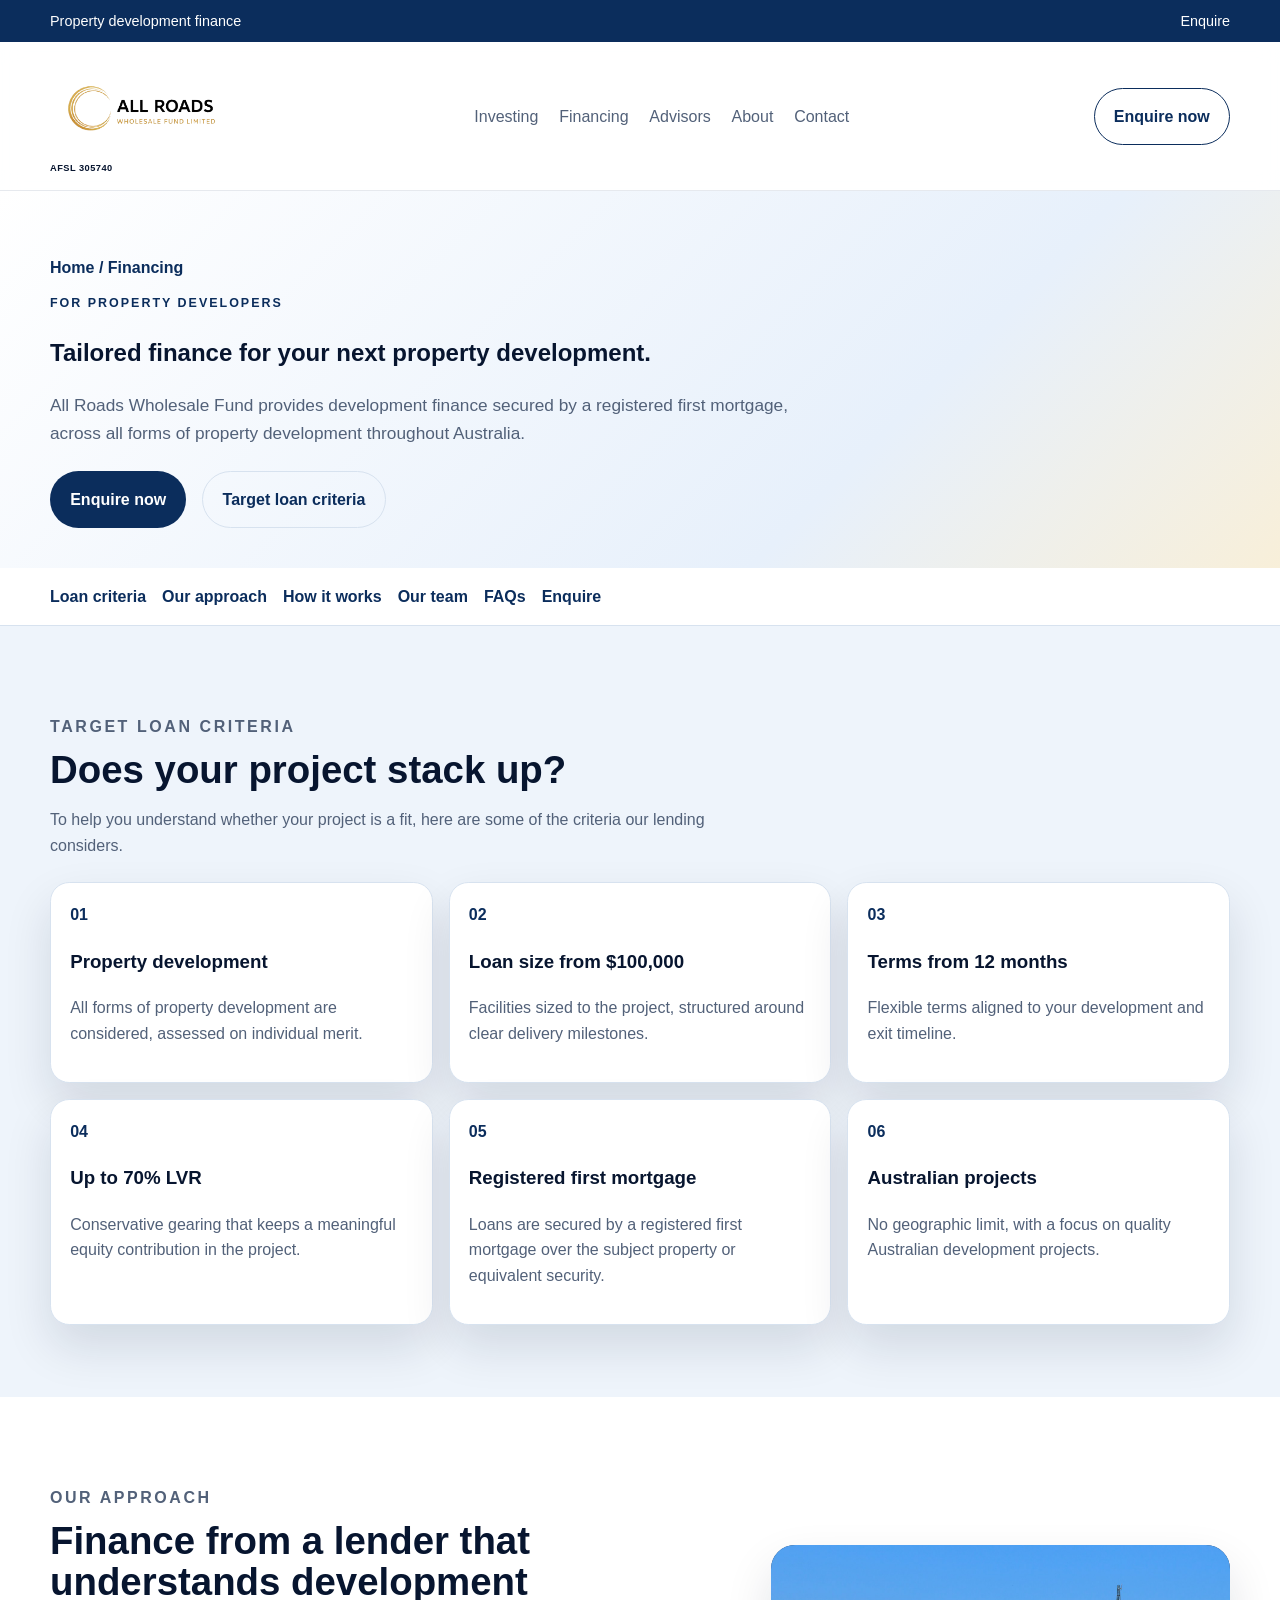
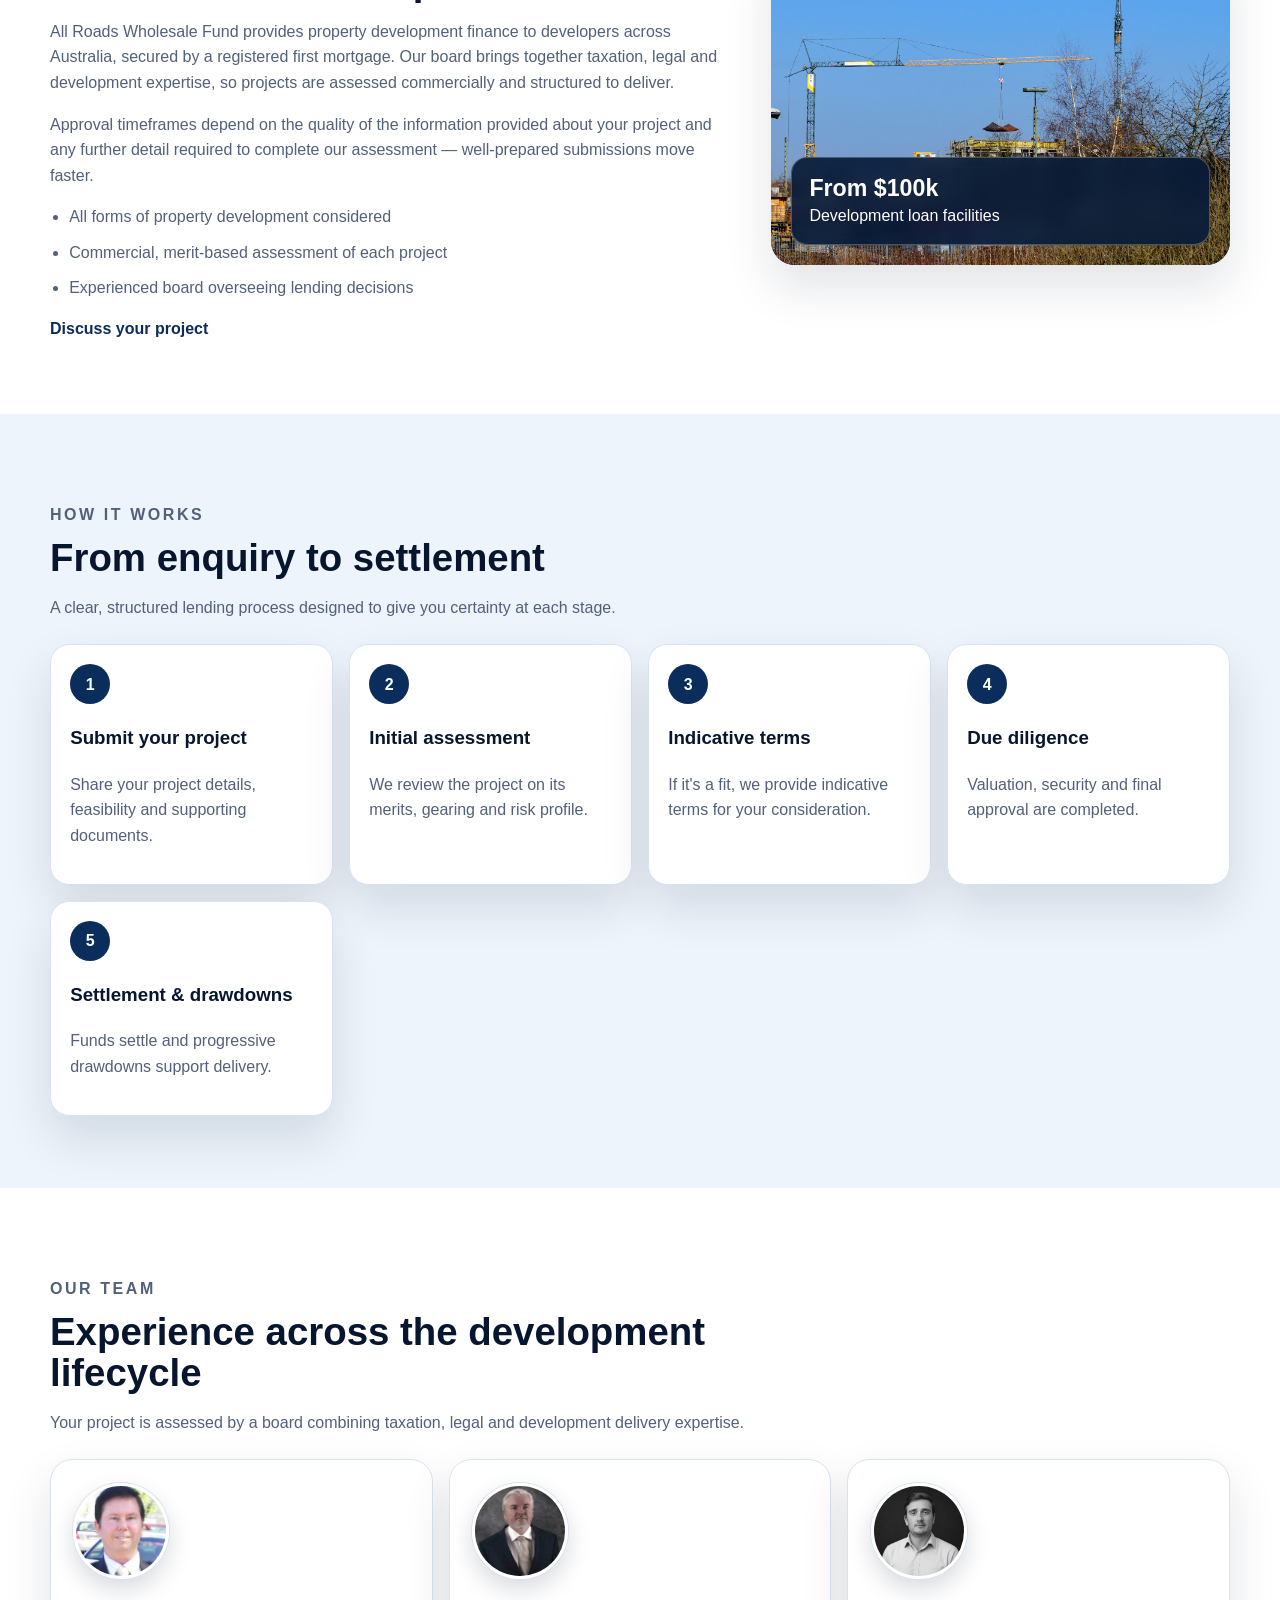
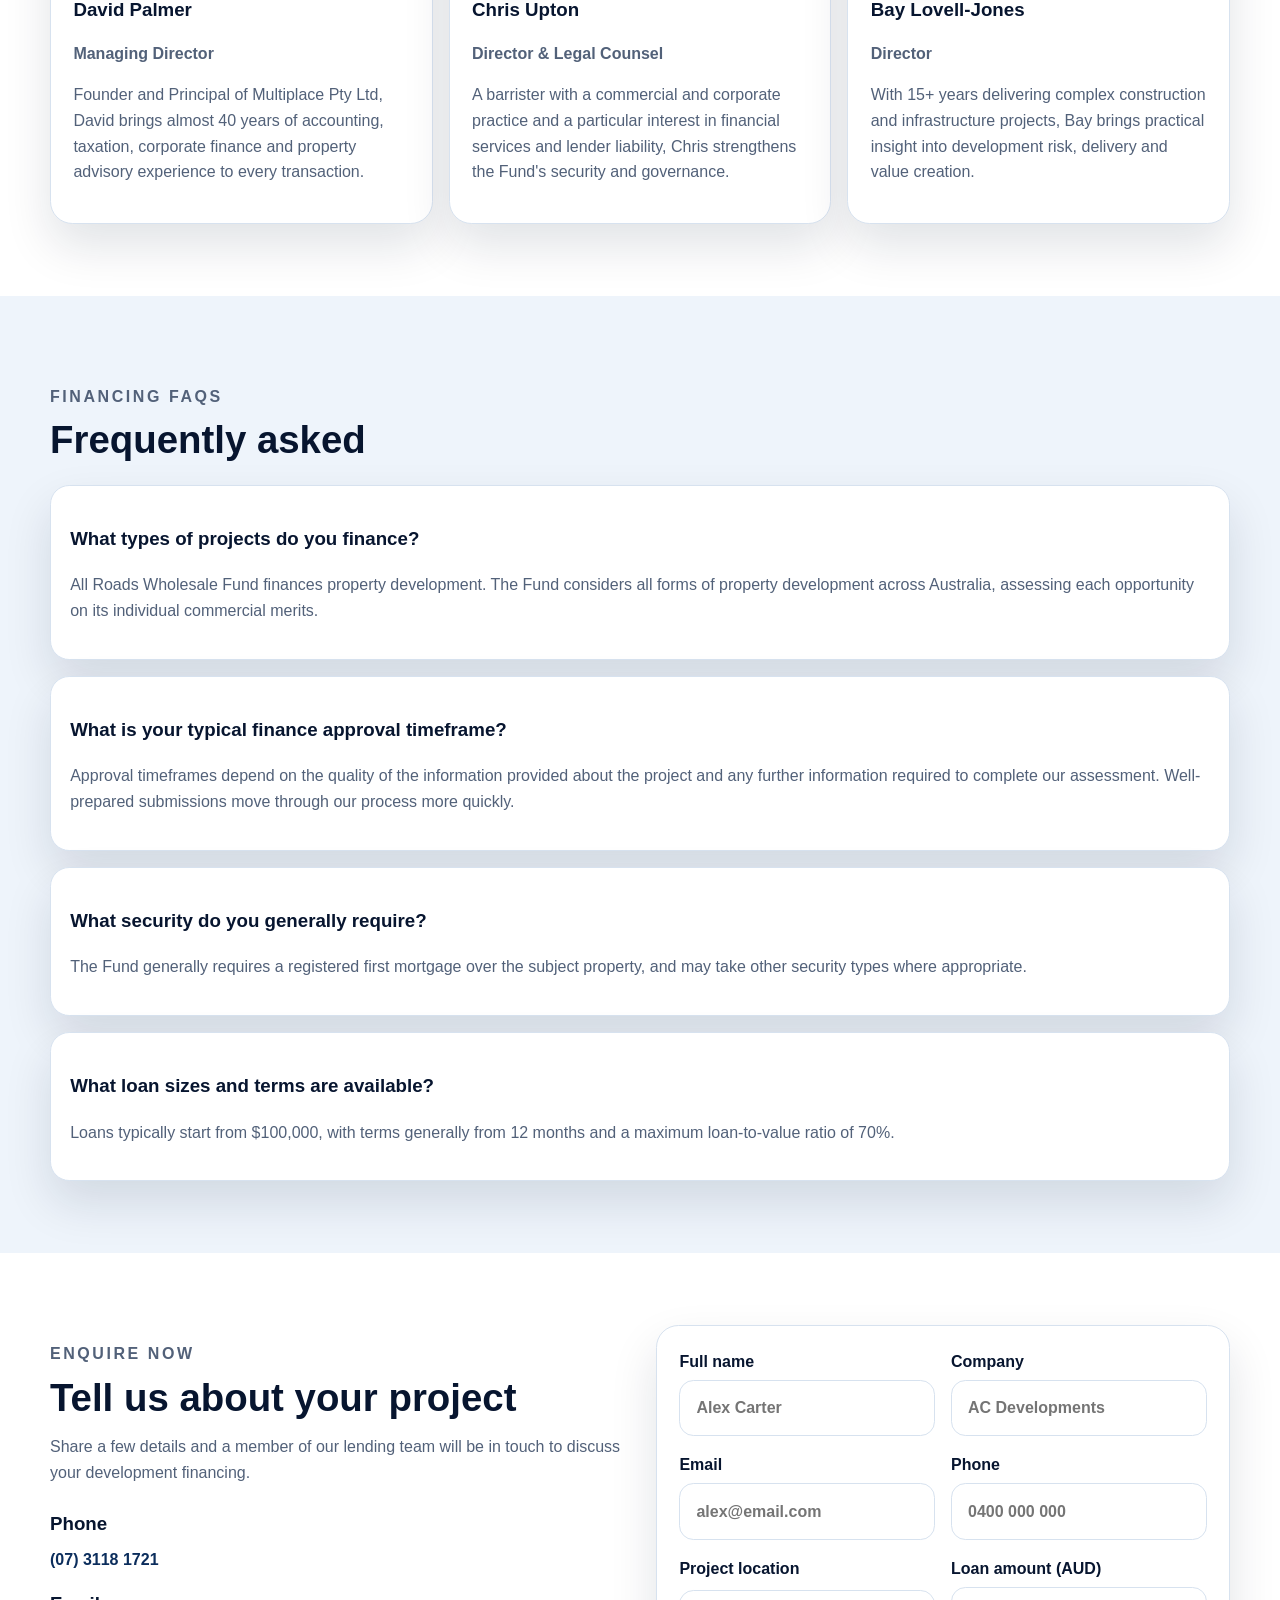
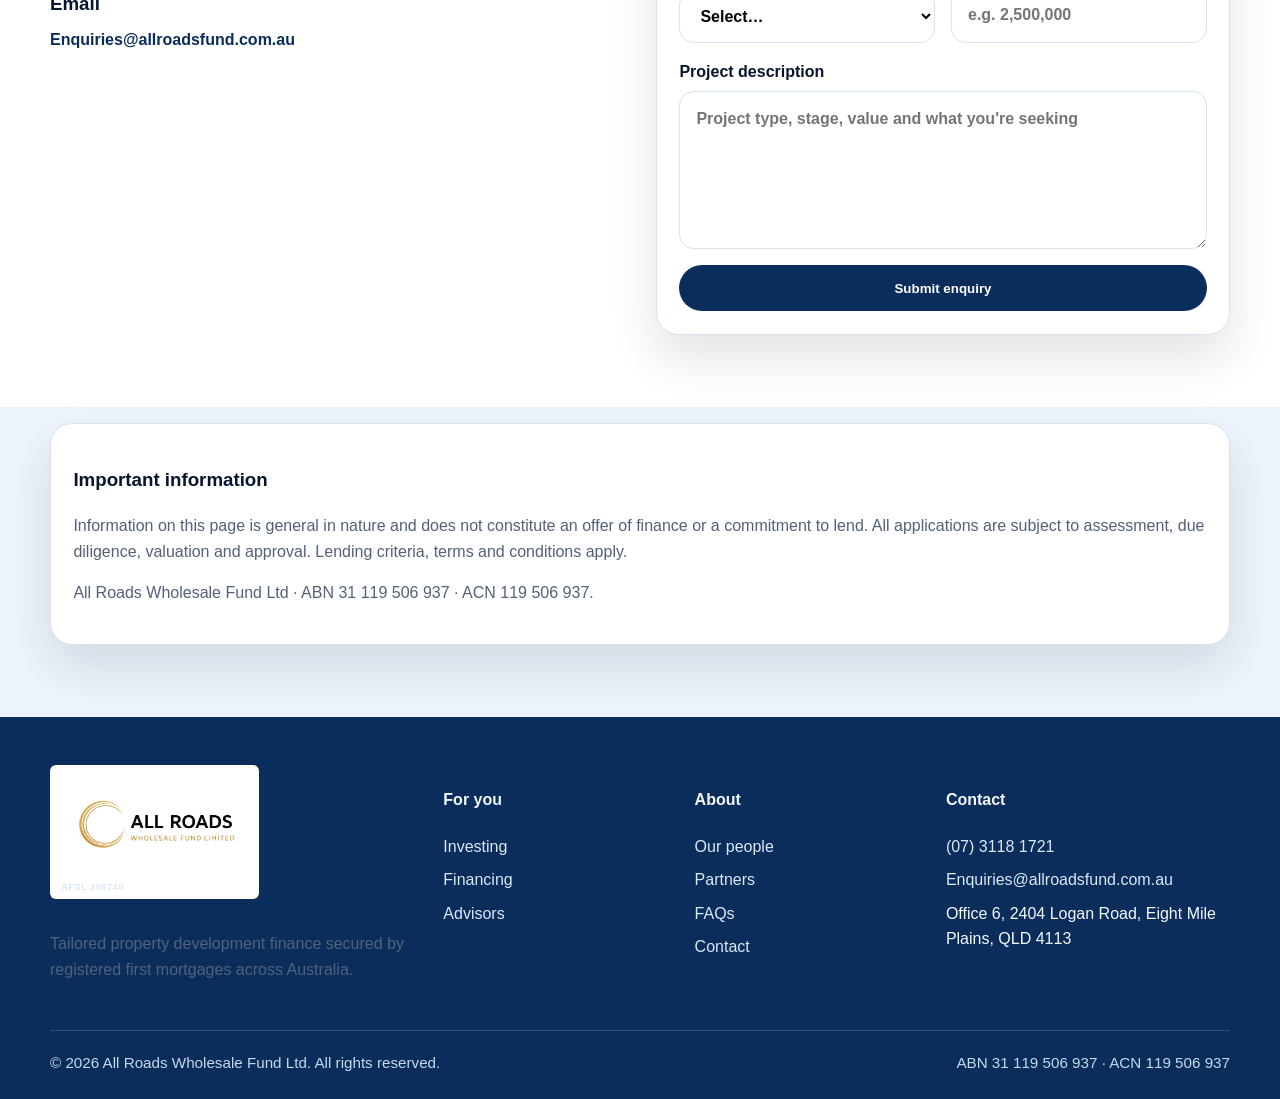
<file: financing.html>
<!DOCTYPE html>
<html lang="en-AU">
  <head>
    <meta charset="UTF-8" />
    <meta name="viewport" content="width=device-width, initial-scale=1.0" />
    <title>Financing | All Roads Wholesale Fund</title>
    <meta name="description" content="Tailored property development finance secured by registered first mortgages across Australia." />
    <link rel="stylesheet" href="styles.css" />
  </head>
  <body>
    <div class="announcement-bar">
      <div class="container announcement-inner">
        <span>Property development finance</span>
        <a href="#enquire">Enquire</a>
      </div>
    </div>

    <header class="site-header">
      <div class="container nav-bar">
        <a class="brand" href="index.html">
          <div class="brand-lockup">
            <img class="brand-logo" src="assets/images/Logo.png" alt="All Roads Wholesale Fund Limited" />
            <span class="brand-mark__license">AFSL 305740</span>
          </div>
        </a>
        <nav class="nav-links" aria-label="Primary navigation">
          <a href="investing.html">Investing</a>
          <a href="financing.html">Financing</a>
          <a href="advisors.html">Advisors</a>
          <a href="index.html#people">About</a>
          <a href="#enquire">Contact</a>
        </nav>
        <a class="button button--ghost" href="#enquire">Enquire now</a>
      </div>
    </header>

    <main>
      <section class="page-hero">
        <div class="container">
          <div class="breadcrumb"><a href="index.html">Home</a> / Financing</div>
          <p class="eyebrow">For property developers</p>
          <h1>Tailored finance for your next property development.</h1>
          <p class="page-hero__text">
            All Roads Wholesale Fund provides development finance secured by a registered first mortgage, across all forms of property development throughout Australia.
          </p>
          <div class="hero-actions">
            <a class="button" href="#enquire">Enquire now</a>
            <a class="button button--secondary" href="#criteria">Target loan criteria</a>
          </div>
        </div>
      </section>

      <section class="page-nav">
        <div class="container page-nav__inner">
          <a href="#criteria">Loan criteria</a>
          <a href="#approach">Our approach</a>
          <a href="#process">How it works</a>
          <a href="#team">Our team</a>
          <a href="#faq">FAQs</a>
          <a href="#enquire">Enquire</a>
        </div>
      </section>

      <section class="section" id="criteria">
        <div class="container">
          <div class="section-heading">
            <p class="eyebrow">Target loan criteria</p>
            <h2>Does your project stack up?</h2>
            <p>To help you understand whether your project is a fit, here are some of the criteria our lending considers.</p>
          </div>
          <div class="criteria-grid">
            <article class="criteria-card">
              <div class="criteria-card__number">01</div>
              <h3>Property development</h3>
              <p>All forms of property development are considered, assessed on individual merit.</p>
            </article>
            <article class="criteria-card">
              <div class="criteria-card__number">02</div>
              <h3>Loan size from $100,000</h3>
              <p>Facilities sized to the project, structured around clear delivery milestones.</p>
            </article>
            <article class="criteria-card">
              <div class="criteria-card__number">03</div>
              <h3>Terms from 12 months</h3>
              <p>Flexible terms aligned to your development and exit timeline.</p>
            </article>
            <article class="criteria-card">
              <div class="criteria-card__number">04</div>
              <h3>Up to 70% LVR</h3>
              <p>Conservative gearing that keeps a meaningful equity contribution in the project.</p>
            </article>
            <article class="criteria-card">
              <div class="criteria-card__number">05</div>
              <h3>Registered first mortgage</h3>
              <p>Loans are secured by a registered first mortgage over the subject property or equivalent security.</p>
            </article>
            <article class="criteria-card">
              <div class="criteria-card__number">06</div>
              <h3>Australian projects</h3>
              <p>No geographic limit, with a focus on quality Australian development projects.</p>
            </article>
          </div>
        </div>
      </section>

      <section class="section section--alt" id="approach">
        <div class="container split-layout">
          <div>
            <p class="eyebrow">Our approach</p>
            <h2>Finance from a lender that understands development</h2>
            <p>
              All Roads Wholesale Fund provides property development finance to developers across Australia, secured by a registered first mortgage. Our board brings together taxation, legal and development expertise, so projects are assessed commercially and structured to deliver.
            </p>
            <p>
              Approval timeframes depend on the quality of the information provided about your project and any further detail required to complete our assessment — well-prepared submissions move faster.
            </p>
            <ul class="check-list">
              <li>All forms of property development considered</li>
              <li>Commercial, merit-based assessment of each project</li>
              <li>Experienced board overseeing lending decisions</li>
            </ul>
            <a class="text-link" href="#enquire">Discuss your project</a>
          </div>
          <figure class="property-visual">
            <img src="assets/images/construction-site.jpg" alt="Cranes operating above an active building construction site" loading="lazy" decoding="async" />
            <div class="property-visual__overlay">
              <strong>From $100k</strong>
              <span>Development loan facilities</span>
            </div>
          </figure>
        </div>
      </section>

      <section class="section" id="process">
        <div class="container">
          <div class="section-heading">
            <p class="eyebrow">How it works</p>
            <h2>From enquiry to settlement</h2>
            <p>A clear, structured lending process designed to give you certainty at each stage.</p>
          </div>
          <div class="steps-grid">
            <article class="step-card">
              <div class="step-card__number">1</div>
              <h3>Submit your project</h3>
              <p>Share your project details, feasibility and supporting documents.</p>
            </article>
            <article class="step-card">
              <div class="step-card__number">2</div>
              <h3>Initial assessment</h3>
              <p>We review the project on its merits, gearing and risk profile.</p>
            </article>
            <article class="step-card">
              <div class="step-card__number">3</div>
              <h3>Indicative terms</h3>
              <p>If it's a fit, we provide indicative terms for your consideration.</p>
            </article>
            <article class="step-card">
              <div class="step-card__number">4</div>
              <h3>Due diligence</h3>
              <p>Valuation, security and final approval are completed.</p>
            </article>
            <article class="step-card">
              <div class="step-card__number">5</div>
              <h3>Settlement & drawdowns</h3>
              <p>Funds settle and progressive drawdowns support delivery.</p>
            </article>
          </div>
        </div>
      </section>

      <section class="section section--alt" id="team">
        <div class="container">
          <div class="section-heading">
            <p class="eyebrow">Our team</p>
            <h2>Experience across the development lifecycle</h2>
            <p>Your project is assessed by a board combining taxation, legal and development delivery expertise.</p>
          </div>
          <div class="people-grid">
            <article class="person-card">
              <img
                class="person-card__photo"
                src="assets/images/David-Palmer.png"
                alt="David Palmer"
                width="800"
                height="800"
                loading="lazy"
                decoding="async"
              />
              <h3>David Palmer</h3>
              <p class="person-card__title">Managing Director</p>
              <p class="person-card__bio">Founder and Principal of Multiplace Pty Ltd, David brings almost 40 years of accounting, taxation, corporate finance and property advisory experience to every transaction.</p>
            </article>
            <article class="person-card">
              <img
                class="person-card__photo"
                src="assets/images/Christopher-Upton.jpg"
                alt="Chris Upton"
                width="800"
                height="965"
                loading="lazy"
                decoding="async"
              />
              <h3>Chris Upton</h3>
              <p class="person-card__title">Director & Legal Counsel</p>
              <p class="person-card__bio">A barrister with a commercial and corporate practice and a particular interest in financial services and lender liability, Chris strengthens the Fund's security and governance.</p>
            </article>
            <article class="person-card">
              <img
                class="person-card__photo"
                src="assets/images/Bay-Lovell-Jones.png"
                alt="Bay Lovell-Jones"
                width="1454"
                height="1086"
                loading="lazy"
                decoding="async"
              />
              <h3>Bay Lovell-Jones</h3>
              <p class="person-card__title">Director</p>
              <p class="person-card__bio">With 15+ years delivering complex construction and infrastructure projects, Bay brings practical insight into development risk, delivery and value creation.</p>
            </article>
          </div>
        </div>
      </section>

      <section class="section" id="faq">
        <div class="container">
          <div class="section-heading">
            <p class="eyebrow">Financing FAQs</p>
            <h2>Frequently asked</h2>
          </div>
          <div class="faq-list">
            <article class="faq-item">
              <h3>What types of projects do you finance?</h3>
              <p>All Roads Wholesale Fund finances property development. The Fund considers all forms of property development across Australia, assessing each opportunity on its individual commercial merits.</p>
            </article>
            <article class="faq-item">
              <h3>What is your typical finance approval timeframe?</h3>
              <p>Approval timeframes depend on the quality of the information provided about the project and any further information required to complete our assessment. Well-prepared submissions move through our process more quickly.</p>
            </article>
            <article class="faq-item">
              <h3>What security do you generally require?</h3>
              <p>The Fund generally requires a registered first mortgage over the subject property, and may take other security types where appropriate.</p>
            </article>
            <article class="faq-item">
              <h3>What loan sizes and terms are available?</h3>
              <p>Loans typically start from $100,000, with terms generally from 12 months and a maximum loan-to-value ratio of 70%.</p>
            </article>
          </div>
        </div>
      </section>

      <section class="section section--alt" id="enquire">
        <div class="container contact-grid">
          <div>
            <p class="eyebrow">Enquire now</p>
            <h2>Tell us about your project</h2>
            <p>Share a few details and a member of our lending team will be in touch to discuss your development financing.</p>
            <div class="contact-list">
              <div>
                <h3>Phone</h3>
                <a href="tel:+61731181721">(07) 3118 1721</a>
              </div>
              <div>
                <h3>Email</h3>
                <a href="mailto:Enquiries@allroadsfund.com.au">Enquiries@allroadsfund.com.au</a>
              </div>
            </div>
          </div>
          <form class="contact-form" action="https://formspree.io/f/xwvdglad" method="POST">
            <input type="hidden" name="_subject" value="Finance enquiry - All Roads Wholesale Fund" />
            <div class="form-row">
              <label>
                <span>Full name</span>
                <input type="text" name="full_name" placeholder="Alex Carter" />
              </label>
              <label>
                <span>Company</span>
                <input type="text" name="company" placeholder="AC Developments" />
              </label>
            </div>
            <div class="form-row">
              <label>
                <span>Email</span>
                <input type="email" name="email" placeholder="alex@email.com" required />
              </label>
              <label>
                <span>Phone</span>
                <input type="tel" name="phone" placeholder="0400 000 000" />
              </label>
            </div>
            <div class="form-row">
              <label>
                <span>Project location</span>
                <select name="project_location">
                  <option>Select…</option>
                  <option>QLD</option>
                  <option>NSW</option>
                  <option>VIC</option>
                  <option>ACT</option>
                  <option>SA</option>
                  <option>WA</option>
                  <option>NT</option>
                  <option>TAS</option>
                </select>
              </label>
              <label>
                <span>Loan amount (AUD)</span>
                <input type="text" name="loan_amount_aud" placeholder="e.g. 2,500,000" />
              </label>
            </div>
            <label>
              <span>Project description</span>
              <textarea rows="5" name="project_description" placeholder="Project type, stage, value and what you're seeking"></textarea>
            </label>
            <button class="button" type="submit">Submit enquiry</button>
          </form>
        </div>
      </section>

      <section class="section section--disclaimer">
        <div class="container disclaimer">
          <h3>Important information</h3>
          <p>Information on this page is general in nature and does not constitute an offer of finance or a commitment to lend. All applications are subject to assessment, due diligence, valuation and approval. Lending criteria, terms and conditions apply.</p>
          <p>All Roads Wholesale Fund Ltd · ABN 31 119 506 937 · ACN 119 506 937.</p>
        </div>
      </section>
    </main>

    <footer class="site-footer">
      <div class="container footer-grid">
        <div>
          <a class="brand footer-brand" href="index.html">
            <img class="brand-logo brand-logo--footer" src="assets/images/Logo.png" alt="All Roads Wholesale Fund Limited" />
            <span class="brand-mark__license brand-mark__license--footer">AFSL 305740</span>
          </a>
          <p>Tailored property development finance secured by registered first mortgages across Australia.</p>
        </div>
        <div>
          <h4>For you</h4>
          <ul>
            <li><a href="investing.html">Investing</a></li>
            <li><a href="financing.html">Financing</a></li>
            <li><a href="advisors.html">Advisors</a></li>
          </ul>
        </div>
        <div>
          <h4>About</h4>
          <ul>
            <li><a href="index.html#people">Our people</a></li>
            <li><a href="index.html#partners">Partners</a></li>
            <li><a href="#faq">FAQs</a></li>
            <li><a href="#enquire">Contact</a></li>
          </ul>
        </div>
        <div>
          <h4>Contact</h4>
          <ul>
            <li><a href="tel:+61731181721">(07) 3118 1721</a></li>
            <li><a href="mailto:Enquiries@allroadsfund.com.au">Enquiries@allroadsfund.com.au</a></li>
            <li>Office 6, 2404 Logan Road, Eight Mile Plains, QLD 4113</li>
          </ul>
        </div>
      </div>
      <div class="container footer-bottom">
        <span>© 2026 All Roads Wholesale Fund Ltd. All rights reserved.</span>
        <span>ABN 31 119 506 937 · ACN 119 506 937</span>
      </div>
    </footer>
  </body>
</html>
</file>
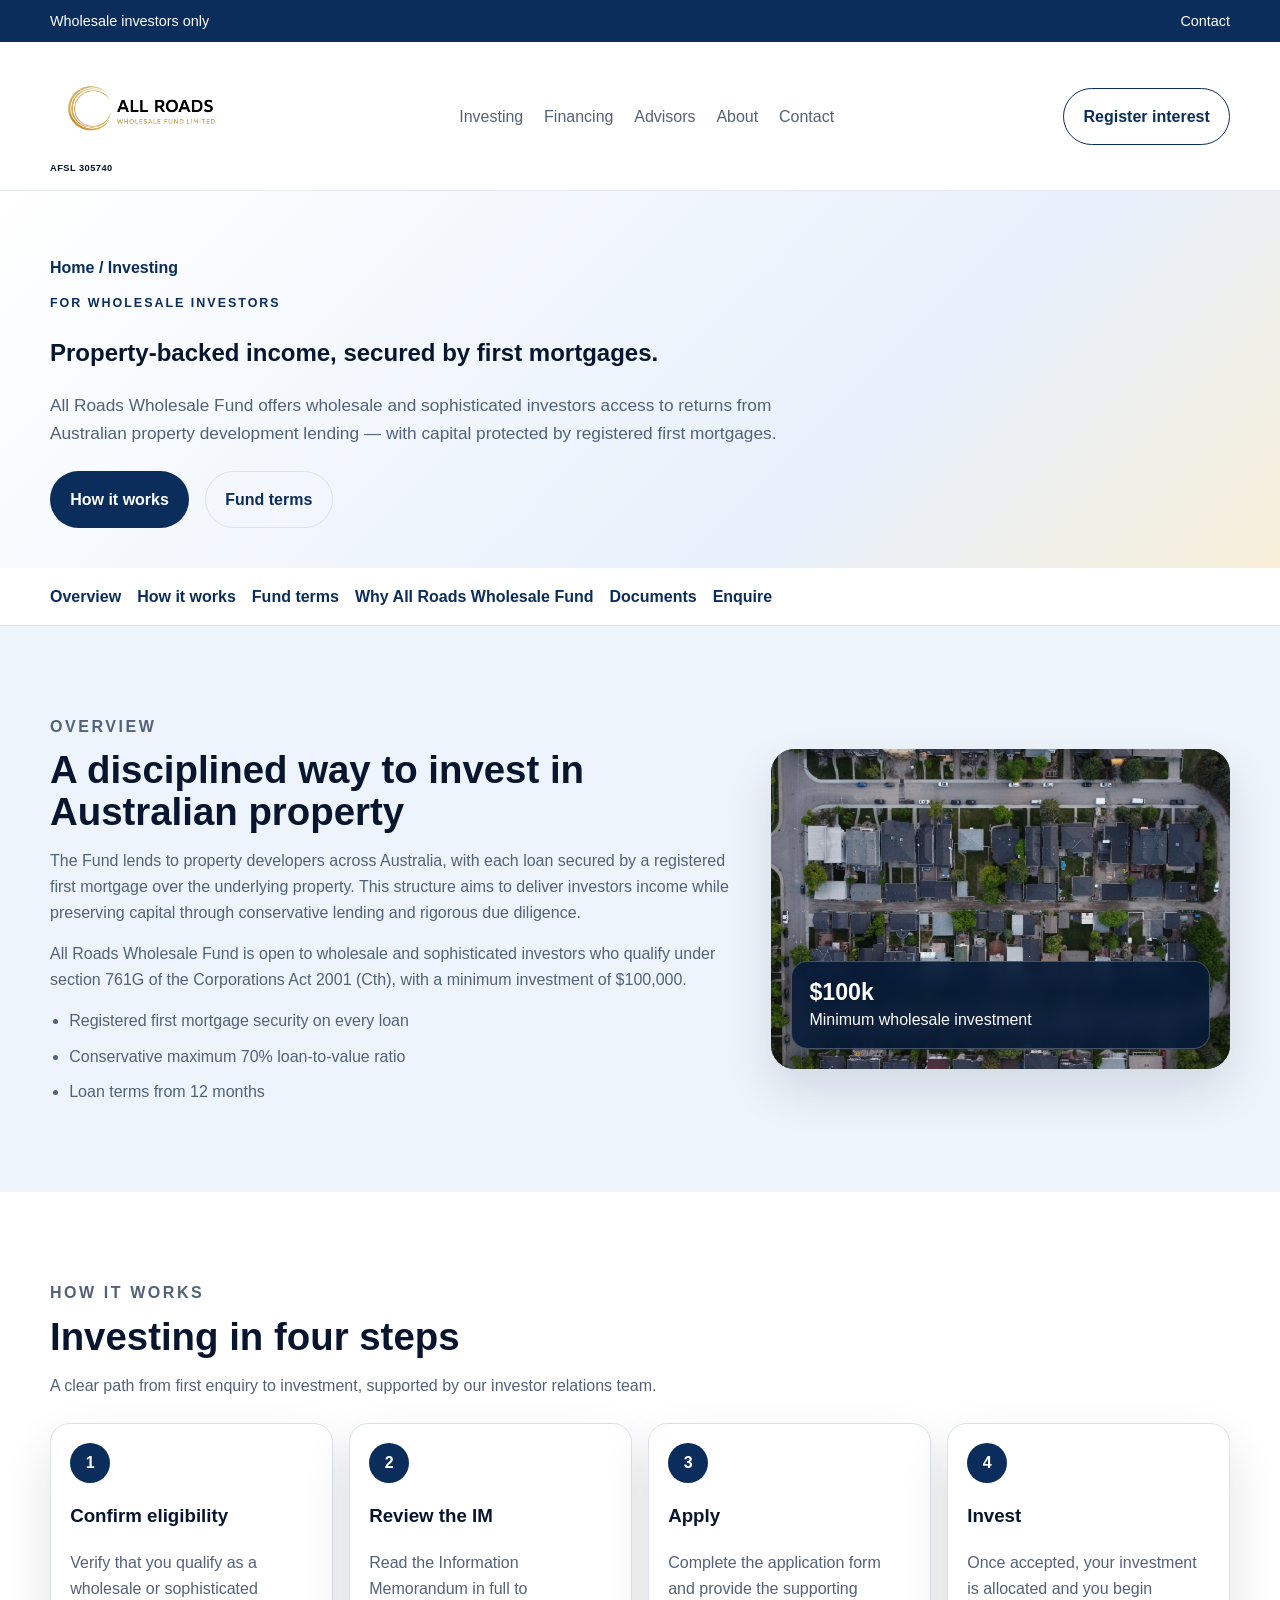
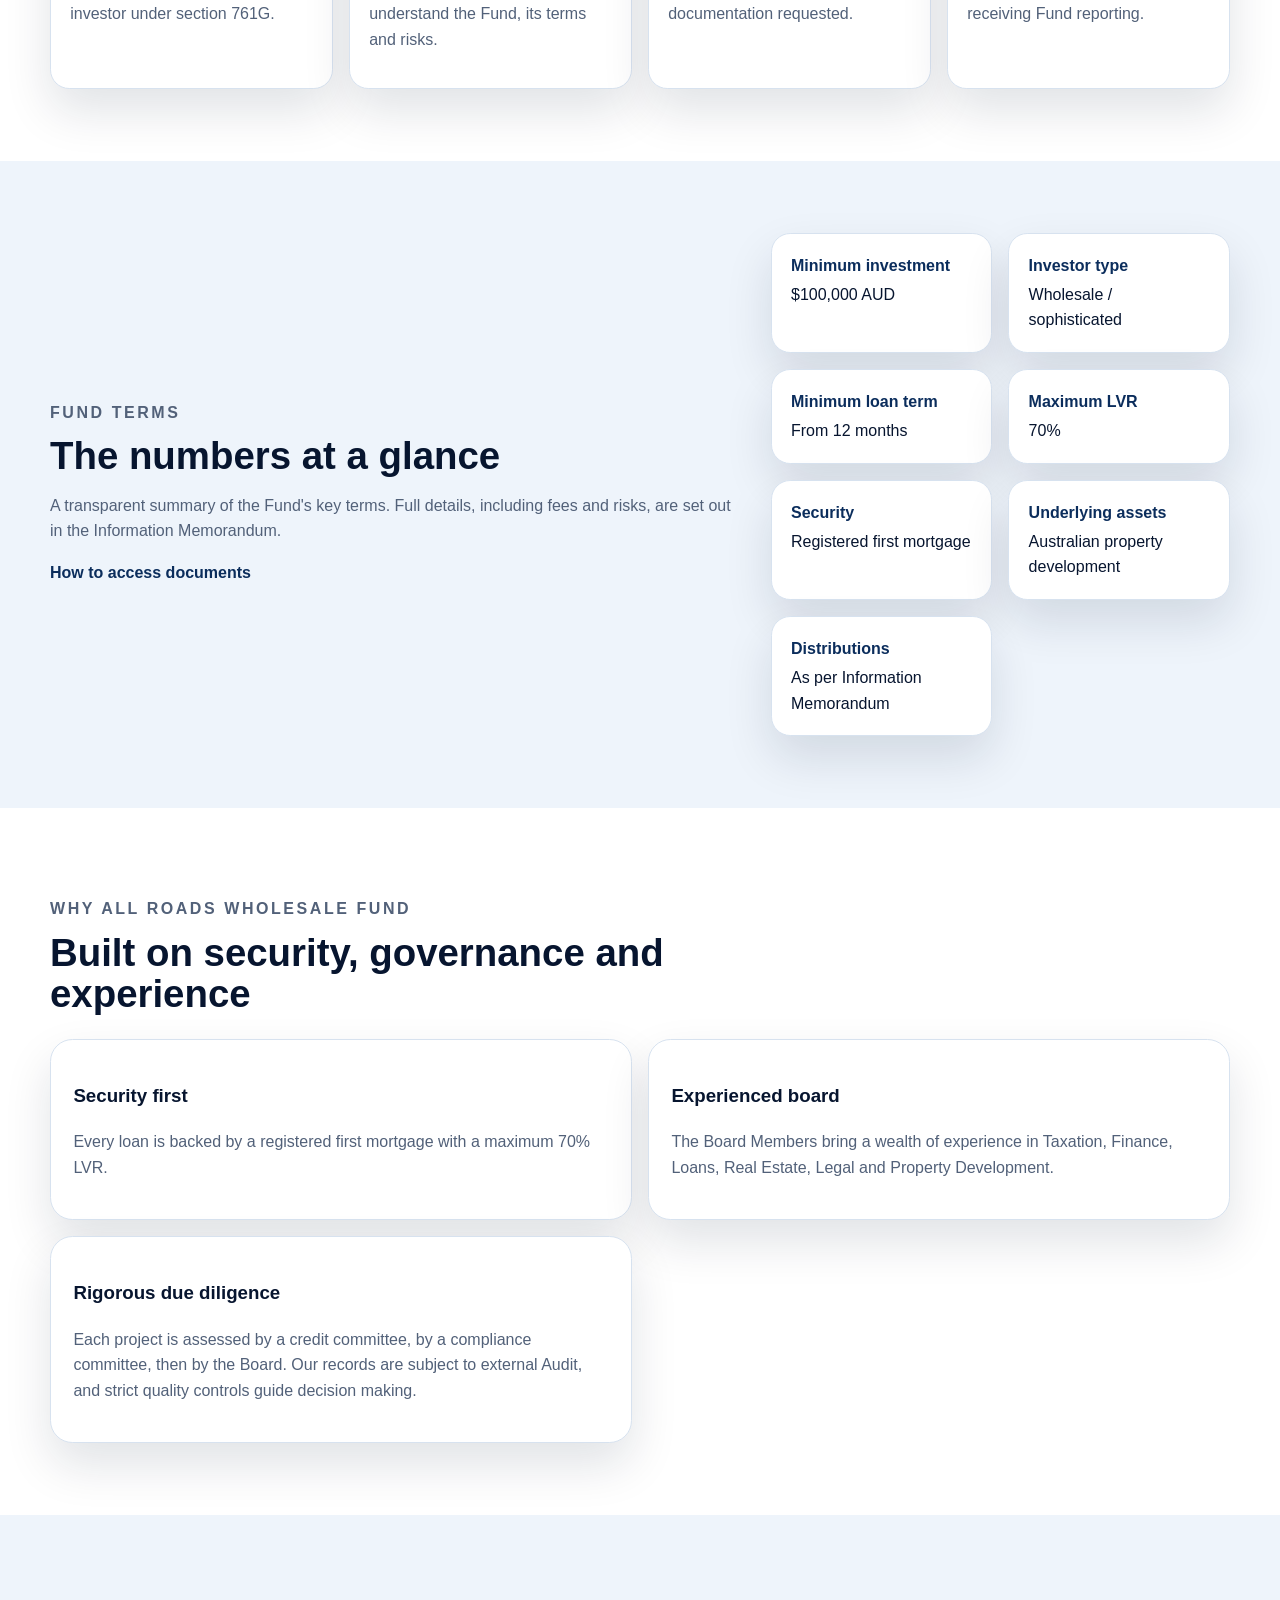
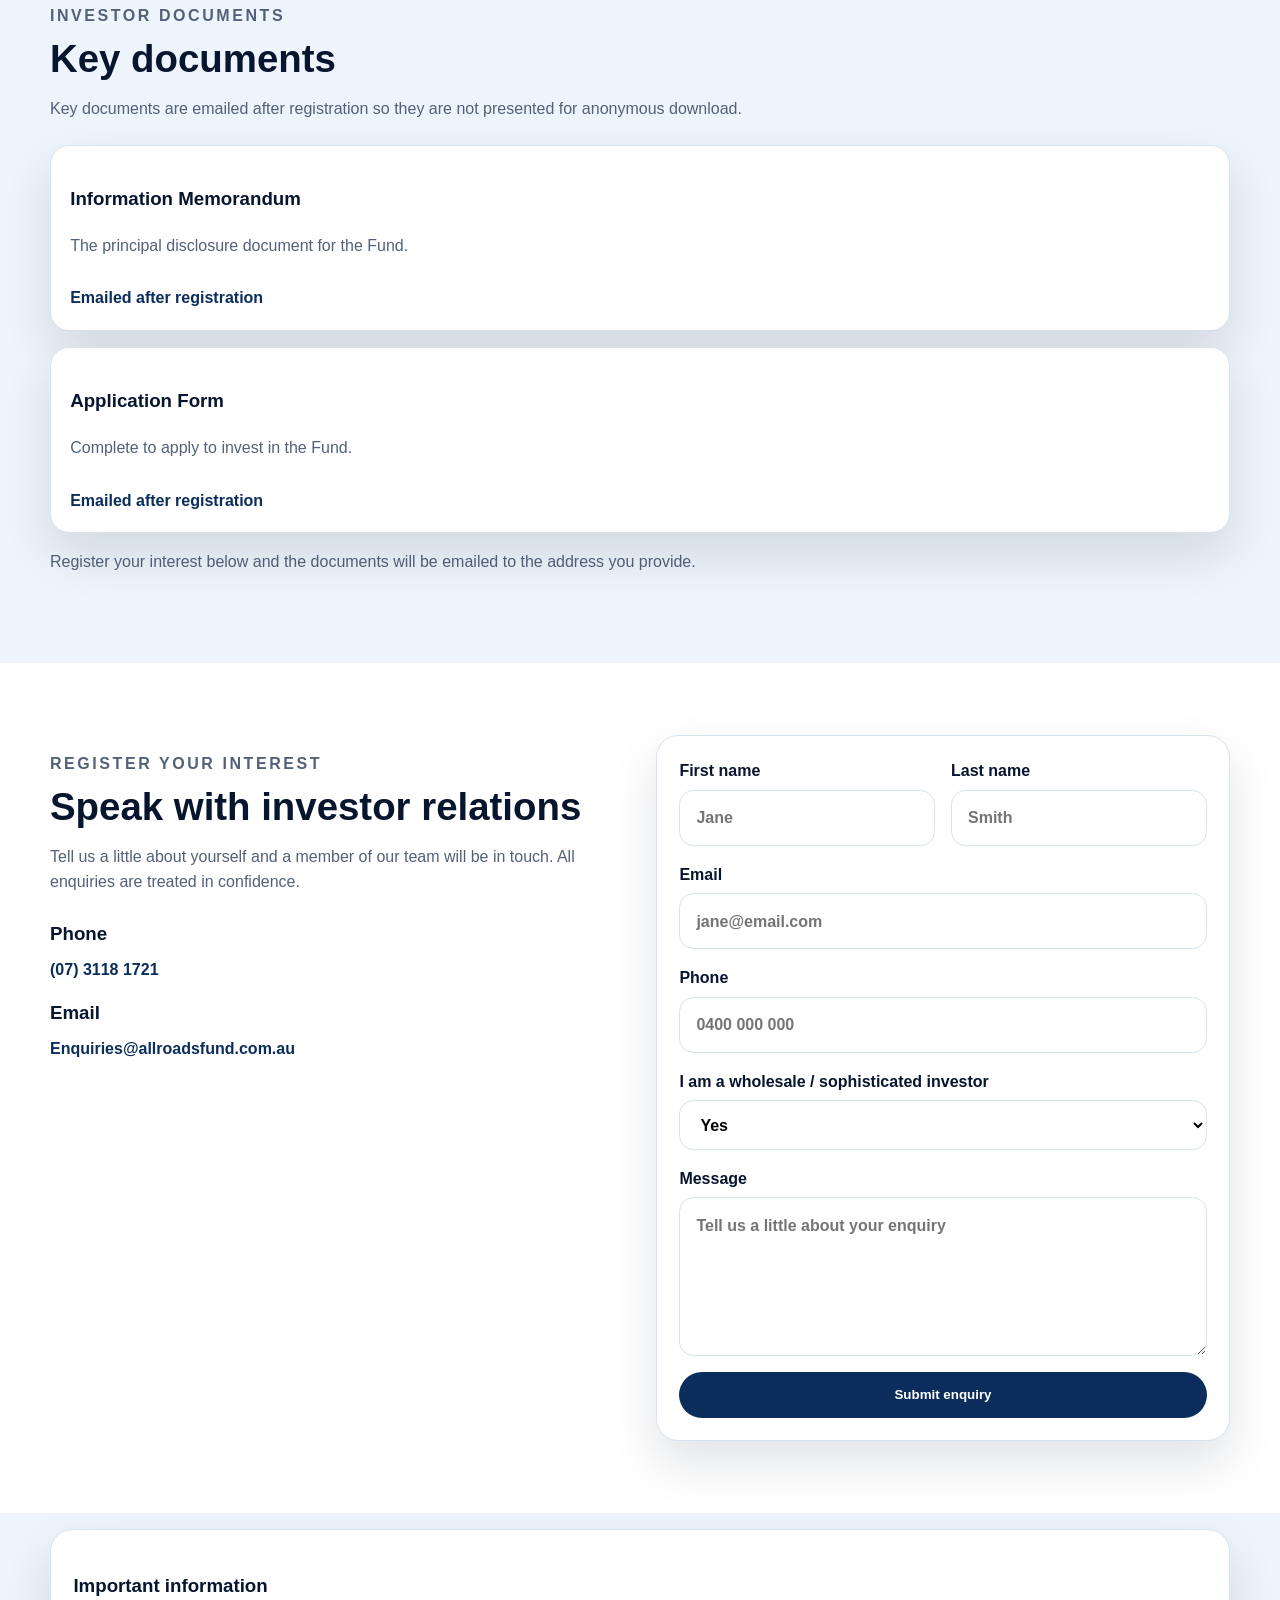
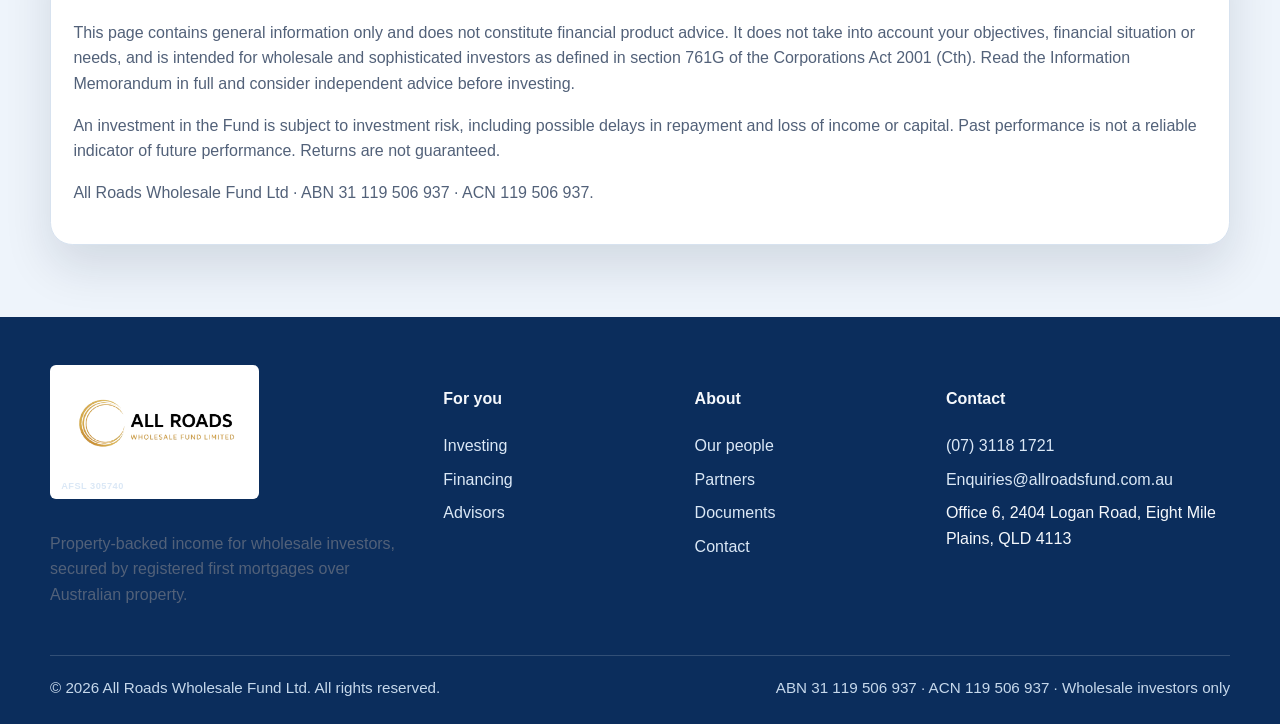
<file: investing.html>
<!DOCTYPE html>
<html lang="en-AU">
  <head>
    <meta charset="UTF-8" />
    <meta name="viewport" content="width=device-width, initial-scale=1.0" />
    <title>Investing | All Roads Wholesale Fund</title>
    <meta name="description" content="Property-backed income for wholesale investors, secured by registered first mortgages over Australian property." />
    <link rel="stylesheet" href="styles.css" />
  </head>
  <body>
    <div class="announcement-bar">
      <div class="container announcement-inner">
        <span>Wholesale investors only</span>
        <a href="#contact">Contact</a>
      </div>
    </div>

    <header class="site-header">
      <div class="container nav-bar">
        <a class="brand" href="index.html">
          <div class="brand-lockup">
            <img class="brand-logo" src="assets/images/Logo.png" alt="All Roads Wholesale Fund Limited" />
            <span class="brand-mark__license">AFSL 305740</span>
          </div>
        </a>
        <nav class="nav-links" aria-label="Primary navigation">
          <a href="investing.html">Investing</a>
          <a href="financing.html">Financing</a>
          <a href="advisors.html">Advisors</a>
          <a href="index.html#people">About</a>
          <a href="#contact">Contact</a>
        </nav>
        <a class="button button--ghost" href="#contact">Register interest</a>
      </div>
    </header>

    <main>
      <section class="page-hero">
        <div class="container">
          <div class="breadcrumb"><a href="index.html">Home</a> / Investing</div>
          <p class="eyebrow">For wholesale investors</p>
          <h1>Property-backed income, secured by first mortgages.</h1>
          <p class="page-hero__text">
            All Roads Wholesale Fund offers wholesale and sophisticated investors access to returns from Australian property development lending — with capital protected by registered first mortgages.
          </p>
          <div class="hero-actions">
            <a class="button" href="#how">How it works</a>
            <a class="button button--secondary" href="#terms">Fund terms</a>
          </div>
        </div>
      </section>

      <section class="page-nav">
        <div class="container page-nav__inner">
          <a href="#overview">Overview</a>
          <a href="#how">How it works</a>
          <a href="#terms">Fund terms</a>
          <a href="#why">Why All Roads Wholesale Fund</a>
          <a href="#documents">Documents</a>
          <a href="#contact">Enquire</a>
        </div>
      </section>

      <section class="section" id="overview">
        <div class="container split-layout">
          <div>
            <p class="eyebrow">Overview</p>
            <h2>A disciplined way to invest in Australian property</h2>
            <p>
              The Fund lends to property developers across Australia, with each loan secured by a registered first mortgage over the underlying property. This structure aims to deliver investors income while preserving capital through conservative lending and rigorous due diligence.
            </p>
            <p>
              All Roads Wholesale Fund is open to wholesale and sophisticated investors who qualify under section 761G of the Corporations Act 2001 (Cth), with a minimum investment of $100,000.
            </p>
            <ul class="check-list">
              <li>Registered first mortgage security on every loan</li>
              <li>Conservative maximum 70% loan-to-value ratio</li>
              <li>Loan terms from 12 months</li>
            </ul>
          </div>
          <figure class="property-visual">
            <img src="assets/images/suburban-development.jpg" alt="Aerial view of an established residential neighbourhood" loading="lazy" decoding="async" />
            <div class="property-visual__overlay">
              <strong>$100k</strong>
              <span>Minimum wholesale investment</span>
            </div>
          </figure>
        </div>
      </section>

      <section class="section section--alt" id="how">
        <div class="container">
          <div class="section-heading">
            <p class="eyebrow">How it works</p>
            <h2>Investing in four steps</h2>
            <p>A clear path from first enquiry to investment, supported by our investor relations team.</p>
          </div>
          <div class="steps-grid">
            <article class="step-card">
              <div class="step-card__number">1</div>
              <h3>Confirm eligibility</h3>
              <p>Verify that you qualify as a wholesale or sophisticated investor under section 761G.</p>
            </article>
            <article class="step-card">
              <div class="step-card__number">2</div>
              <h3>Review the IM</h3>
              <p>Read the Information Memorandum in full to understand the Fund, its terms and risks.</p>
            </article>
            <article class="step-card">
              <div class="step-card__number">3</div>
              <h3>Apply</h3>
              <p>Complete the application form and provide the supporting documentation requested.</p>
            </article>
            <article class="step-card">
              <div class="step-card__number">4</div>
              <h3>Invest</h3>
              <p>Once accepted, your investment is allocated and you begin receiving Fund reporting.</p>
            </article>
          </div>
        </div>
      </section>

      <section class="section" id="terms">
        <div class="container split-layout">
          <div>
            <p class="eyebrow">Fund terms</p>
            <h2>The numbers at a glance</h2>
            <p>A transparent summary of the Fund's key terms. Full details, including fees and risks, are set out in the Information Memorandum.</p>
            <a class="text-link" href="#documents">How to access documents</a>
          </div>
          <div class="terms-grid">
            <article><strong>Minimum investment</strong><span>$100,000 AUD</span></article>
            <article><strong>Investor type</strong><span>Wholesale / sophisticated</span></article>
            <article><strong>Minimum loan term</strong><span>From 12 months</span></article>
            <article><strong>Maximum LVR</strong><span>70%</span></article>
            <article><strong>Security</strong><span>Registered first mortgage</span></article>
            <article><strong>Underlying assets</strong><span>Australian property development</span></article>
            <article><strong>Distributions</strong><span>As per Information Memorandum</span></article>
          </div>
        </div>
      </section>

      <section class="section section--alt" id="why">
        <div class="container">
          <div class="section-heading">
            <p class="eyebrow">Why All Roads Wholesale Fund</p>
            <h2>Built on security, governance and experience</h2>
          </div>
          <div class="feature-list">
            <article>
              <h3>Security first</h3>
              <p>Every loan is backed by a registered first mortgage with a maximum 70% LVR.</p>
            </article>
            <article>
              <h3>Experienced board</h3>
              <p>The Board Members bring a wealth of experience in Taxation, Finance, Loans, Real Estate, Legal and Property Development.</p>
            </article>
            <article>
              <h3>Rigorous due diligence</h3>
              <p>Each project is assessed by a credit committee, by a compliance committee, then by the Board. Our records are subject to external Audit, and strict quality controls guide decision making.</p>
            </article>
          </div>
        </div>
      </section>

      <section class="section" id="documents">
        <div class="container">
          <div class="section-heading">
            <p class="eyebrow">Investor documents</p>
            <h2>Key documents</h2>
            <p>Key documents are emailed after registration so they are not presented for anonymous download.</p>
          </div>
          <div class="document-grid">
            <article class="document-card">
              <h3>Information Memorandum</h3>
              <p>The principal disclosure document for the Fund.</p>
              <span>Emailed after registration</span>
            </article>
            <article class="document-card">
              <h3>Application Form</h3>
              <p>Complete to apply to invest in the Fund.</p>
              <span>Emailed after registration</span>
            </article>
          </div>
          <p class="document-note">
            Register your interest below and the documents will be emailed to the address you provide.
          </p>
        </div>
      </section>

      <section class="section section--alt" id="contact">
        <div class="container contact-grid">
          <div>
            <p class="eyebrow">Register your interest</p>
            <h2>Speak with investor relations</h2>
            <p>Tell us a little about yourself and a member of our team will be in touch. All enquiries are treated in confidence.</p>
            <div class="contact-list">
              <div>
                <h3>Phone</h3>
                <a href="tel:+61731181721">(07) 3118 1721</a>
              </div>
              <div>
                <h3>Email</h3>
                <a href="mailto:Enquiries@allroadsfund.com.au">Enquiries@allroadsfund.com.au</a>
              </div>
            </div>
          </div>
          <form class="contact-form" action="https://formspree.io/f/xwvdglad" method="POST">
            <input type="hidden" name="_subject" value="Investor enquiry - All Roads Wholesale Fund" />
            <input type="hidden" name="_next" value="registered.html" />
            <div class="form-row">
              <label>
                <span>First name</span>
                <input type="text" name="first_name" placeholder="Jane" />
              </label>
              <label>
                <span>Last name</span>
                <input type="text" name="last_name" placeholder="Smith" />
              </label>
            </div>
            <label>
              <span>Email</span>
              <input type="email" name="email" placeholder="jane@email.com" required />
            </label>
            <label>
              <span>Phone</span>
              <input type="tel" name="phone" placeholder="0400 000 000" />
            </label>
            <label>
              <span>I am a wholesale / sophisticated investor</span>
              <select name="wholesale_or_sophisticated_investor">
                <option>Yes</option>
                <option>No</option>
                <option>Not sure</option>
              </select>
            </label>
            <label>
              <span>Message</span>
              <textarea rows="5" name="message" placeholder="Tell us a little about your enquiry"></textarea>
            </label>
            <button class="button" type="submit">Submit enquiry</button>
          </form>
        </div>
      </section>

      <section class="section section--disclaimer">
        <div class="container disclaimer">
          <h3>Important information</h3>
          <p>
            This page contains general information only and does not constitute financial product advice. It does not take into account your objectives, financial situation or needs, and is intended for wholesale and sophisticated investors as defined in section 761G of the Corporations Act 2001 (Cth). Read the Information Memorandum in full and consider independent advice before investing.
          </p>
          <p>
            An investment in the Fund is subject to investment risk, including possible delays in repayment and loss of income or capital. Past performance is not a reliable indicator of future performance. Returns are not guaranteed.
          </p>
          <p>All Roads Wholesale Fund Ltd · ABN 31 119 506 937 · ACN 119 506 937.</p>
        </div>
      </section>
    </main>

    <footer class="site-footer">
      <div class="container footer-grid">
        <div>
          <a class="brand footer-brand" href="index.html">
            <img class="brand-logo brand-logo--footer" src="assets/images/Logo.png" alt="All Roads Wholesale Fund Limited" />
            <span class="brand-mark__license brand-mark__license--footer">AFSL 305740</span>
          </a>
          <p>Property-backed income for wholesale investors, secured by registered first mortgages over Australian property.</p>
        </div>
        <div>
          <h4>For you</h4>
          <ul>
            <li><a href="investing.html">Investing</a></li>
            <li><a href="financing.html">Financing</a></li>
            <li><a href="advisors.html">Advisors</a></li>
          </ul>
        </div>
        <div>
          <h4>About</h4>
          <ul>
            <li><a href="index.html#people">Our people</a></li>
            <li><a href="index.html#partners">Partners</a></li>
            <li><a href="#documents">Documents</a></li>
            <li><a href="#contact">Contact</a></li>
          </ul>
        </div>
        <div>
          <h4>Contact</h4>
          <ul>
            <li><a href="tel:+61731181721">(07) 3118 1721</a></li>
            <li><a href="mailto:Enquiries@allroadsfund.com.au">Enquiries@allroadsfund.com.au</a></li>
            <li>Office 6, 2404 Logan Road, Eight Mile Plains, QLD 4113</li>
          </ul>
        </div>
      </div>
      <div class="container footer-bottom">
        <span>© 2026 All Roads Wholesale Fund Ltd. All rights reserved.</span>
        <span>ABN 31 119 506 937 · ACN 119 506 937 · Wholesale investors only</span>
      </div>
    </footer>
  </body>
</html>
</file>
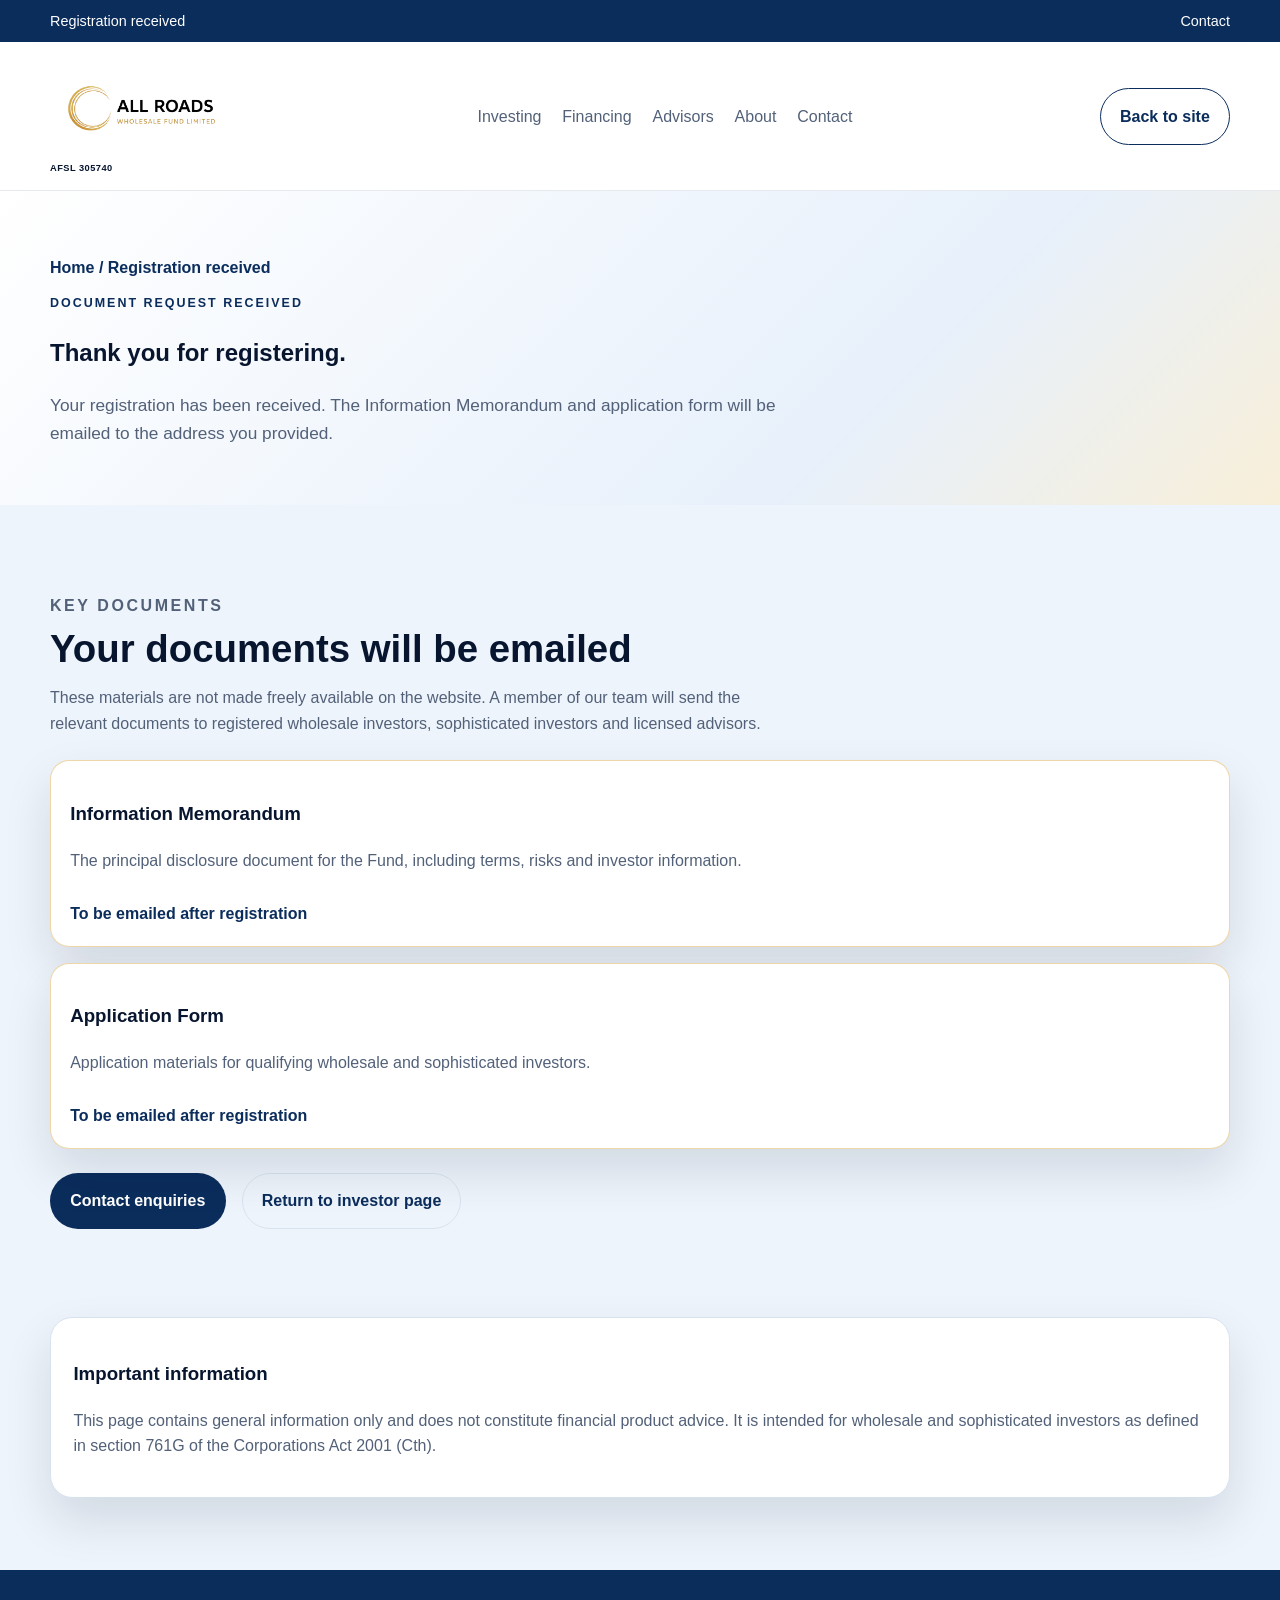
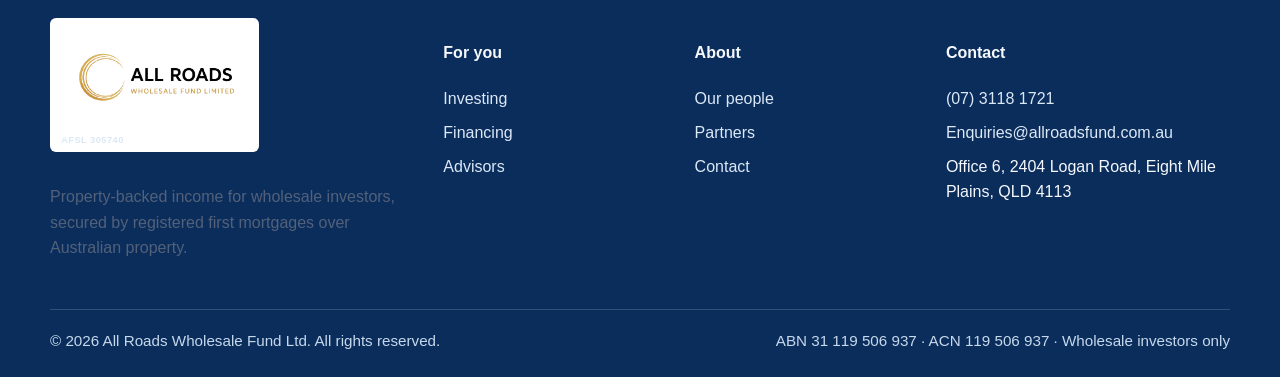
<file: registered.html>
<!DOCTYPE html>
<html lang="en-AU">
  <head>
    <meta charset="UTF-8" />
    <meta name="viewport" content="width=device-width, initial-scale=1.0" />
    <meta name="robots" content="noindex, nofollow" />
    <title>Registration Received | All Roads Wholesale Fund</title>
    <meta
      name="description"
      content="Registration confirmation and key document access for All Roads Wholesale Fund."
    />
    <link rel="stylesheet" href="styles.css" />
  </head>
  <body>
    <div class="announcement-bar">
      <div class="container announcement-inner">
        <span>Registration received</span>
        <a href="index.html#contact">Contact</a>
      </div>
    </div>

    <header class="site-header">
      <div class="container nav-bar">
        <a class="brand" href="index.html">
          <div class="brand-lockup">
            <img class="brand-logo" src="assets/images/Logo.png" alt="All Roads Wholesale Fund Limited" />
            <span class="brand-mark__license">AFSL 305740</span>
          </div>
        </a>
        <nav class="nav-links" aria-label="Primary navigation">
          <a href="investing.html">Investing</a>
          <a href="financing.html">Financing</a>
          <a href="advisors.html">Advisors</a>
          <a href="index.html#people">About</a>
          <a href="index.html#contact">Contact</a>
        </nav>
        <a class="button button--ghost" href="index.html">Back to site</a>
      </div>
    </header>

    <main>
      <section class="page-hero">
        <div class="container">
          <div class="breadcrumb"><a href="index.html">Home</a> / Registration received</div>
          <p class="eyebrow">Document request received</p>
          <h1>Thank you for registering.</h1>
          <p class="page-hero__text">
            Your registration has been received. The Information Memorandum and
            application form will be emailed to the address you provided.
          </p>
        </div>
      </section>

      <section class="section">
        <div class="container document-access">
          <div class="section-heading">
            <p class="eyebrow">Key documents</p>
            <h2>Your documents will be emailed</h2>
            <p>
              These materials are not made freely available on the website. A member
              of our team will send the relevant documents to registered wholesale
              investors, sophisticated investors and licensed advisors.
            </p>
          </div>
          <div class="document-grid">
            <article class="document-card document-card--protected">
              <h3>Information Memorandum</h3>
              <p>The principal disclosure document for the Fund, including terms, risks and investor information.</p>
              <span>To be emailed after registration</span>
            </article>
            <article class="document-card document-card--protected">
              <h3>Application Form</h3>
              <p>Application materials for qualifying wholesale and sophisticated investors.</p>
              <span>To be emailed after registration</span>
            </article>
          </div>
          <div class="document-access__actions">
            <a class="button" href="mailto:Enquiries@allroadsfund.com.au">Contact enquiries</a>
            <a class="button button--secondary" href="investing.html">Return to investor page</a>
          </div>
        </div>
      </section>

      <section class="section section--disclaimer">
        <div class="container disclaimer">
          <h3>Important information</h3>
          <p>
            This page contains general information only and does not constitute financial product advice. It is intended for wholesale and sophisticated investors as defined in section 761G of the Corporations Act 2001 (Cth).
          </p>
        </div>
      </section>
    </main>

    <footer class="site-footer">
      <div class="container footer-grid">
        <div>
          <a class="brand footer-brand" href="index.html">
            <img class="brand-logo brand-logo--footer" src="assets/images/Logo.png" alt="All Roads Wholesale Fund Limited" />
            <span class="brand-mark__license brand-mark__license--footer">AFSL 305740</span>
          </a>
          <p>Property-backed income for wholesale investors, secured by registered first mortgages over Australian property.</p>
        </div>
        <div>
          <h4>For you</h4>
          <ul>
            <li><a href="investing.html">Investing</a></li>
            <li><a href="financing.html">Financing</a></li>
            <li><a href="advisors.html">Advisors</a></li>
          </ul>
        </div>
        <div>
          <h4>About</h4>
          <ul>
            <li><a href="index.html#people">Our people</a></li>
            <li><a href="index.html#partners">Partners</a></li>
            <li><a href="index.html#contact">Contact</a></li>
          </ul>
        </div>
        <div>
          <h4>Contact</h4>
          <ul>
            <li><a href="tel:+61731181721">(07) 3118 1721</a></li>
            <li><a href="mailto:Enquiries@allroadsfund.com.au">Enquiries@allroadsfund.com.au</a></li>
            <li>Office 6, 2404 Logan Road, Eight Mile Plains, QLD 4113</li>
          </ul>
        </div>
      </div>
      <div class="container footer-bottom">
        <span>© 2026 All Roads Wholesale Fund Ltd. All rights reserved.</span>
        <span>ABN 31 119 506 937 · ACN 119 506 937 · Wholesale investors only</span>
      </div>
    </footer>
  </body>
</html>
</file>
<file: styles.css>
:root {
  --bg: #eef4fb;
  --surface: #ffffff;
  --surface-muted: #f5f8fc;
  --text: #07152f;
  --muted: #526179;
  --primary: #0b2d5c;
  --primary-strong: #061a38;
  --accent: #d9a441;
  --accent-strong: #b9821f;
  --border: #d7e2ef;
  --shadow: 0 22px 48px rgba(7, 21, 47, 0.12);
}

@keyframes fade-up {
  from {
    opacity: 0;
    transform: translateY(24px);
  }
  to {
    opacity: 1;
    transform: translateY(0);
  }
}

@keyframes fade-in {
  from {
    opacity: 0;
  }
  to {
    opacity: 1;
  }
}

@keyframes scale-in {
  from {
    opacity: 0;
    transform: scale(0.96);
  }
  to {
    opacity: 1;
    transform: scale(1);
  }
}

@keyframes float-card {
  0%,
  100% {
    transform: translateY(0);
  }
  50% {
    transform: translateY(-10px);
  }
}

@keyframes sheen {
  from {
    transform: translateX(-120%);
  }
  to {
    transform: translateX(120%);
  }
}

* {
  box-sizing: border-box;
}

html {
  scroll-behavior: smooth;
}

body {
  margin: 0;
  font-family: "Segoe UI", Arial, sans-serif;
  color: var(--text);
  background: var(--bg);
  line-height: 1.6;
}

a {
  color: inherit;
  text-decoration: none;
}

img,
svg {
  display: block;
  max-width: 100%;
}

.container {
  width: min(1180px, calc(100% - 2rem));
  margin: 0 auto;
}

.announcement-bar {
  background: var(--primary);
  color: #fefefe;
  font-size: 0.9rem;
}

.announcement-inner {
  display: flex;
  justify-content: space-between;
  padding: 0.6rem 0;
}

.site-header {
  background: rgba(255, 255, 255, 0.95);
  backdrop-filter: blur(10px);
  position: sticky;
  top: 0;
  z-index: 10;
  border-bottom: 1px solid rgba(11, 45, 92, 0.1);
  animation: fade-in 0.5s ease both;
}

.nav-bar {
  display: flex;
  align-items: center;
  justify-content: space-between;
  padding: 1.1rem 0;
  gap: 1rem;
}

.brand {
  display: inline-flex;
  align-items: flex-start;
}

.brand-lockup {
  display: flex;
  flex-direction: column;
  align-items: flex-start;
  gap: 0.15rem;
}

.brand-logo {
  display: block;
  width: 180px;
  max-width: 42vw;
  height: auto;
}

.brand-mark__license {
  font-size: 0.58rem;
  color: var(--gold-dark);
  letter-spacing: 0.05em;
  font-weight: 700;
  line-height: 1;
  text-transform: uppercase;
}

.nav-links {
  display: flex;
  gap: 1.3rem;
  color: var(--muted);
}

.nav-links a,
.page-nav__inner a,
.text-link {
  position: relative;
}

.nav-links a::after,
.page-nav__inner a::after,
.text-link::after {
  position: absolute;
  right: 0;
  bottom: -0.25rem;
  left: 0;
  height: 2px;
  content: "";
  background: var(--accent);
  transform: scaleX(0);
  transform-origin: right;
  transition: transform 0.25s ease;
}

.nav-links a:hover::after,
.page-nav__inner a:hover::after,
.text-link:hover::after {
  transform: scaleX(1);
  transform-origin: left;
}

.button {
  display: inline-flex;
  align-items: center;
  justify-content: center;
  background: var(--primary);
  color: #fff;
  padding: 0.9rem 1.2rem;
  border-radius: 999px;
  font-weight: 600;
  border: 1px solid transparent;
  transition: transform 0.2s ease, box-shadow 0.2s ease, background 0.2s ease;
}

.button:hover {
  transform: translateY(-3px);
  box-shadow: var(--shadow);
}

.button--ghost {
  background: transparent;
  color: var(--primary);
  border-color: var(--primary);
}

.button--secondary {
  background: transparent;
  color: var(--primary);
  border-color: var(--border);
}

.hero {
  padding: 5rem 0 3.5rem;
  background: linear-gradient(135deg, #ffffff 0%, #e7f0fb 58%, #f8efd9 100%);
}

.hero-grid {
  display: grid;
  grid-template-columns: 1.2fr 0.8fr;
  gap: 2.5rem;
  align-items: center;
}

.eyebrow {
  text-transform: uppercase;
  letter-spacing: 0.16em;
  font-size: 0.78rem;
  font-weight: 700;
  color: var(--primary);
  margin-bottom: 0.6rem;
}

.hero h1,
.section h2 {
  font-size: clamp(2rem, 3vw, 3rem);
  line-height: 1.08;
  margin: 0 0 1rem;
}

.hero-copy {
  animation: fade-up 0.75s ease both;
}

.hero-text,
.section p,
.disclaimer p,
.contact-list p,
.site-footer p,
.person-card__bio {
  color: var(--muted);
  font-size: 1rem;
}

.hero-actions {
  display: flex;
  flex-wrap: wrap;
  gap: 1rem;
  margin-top: 1.5rem;
}

.hero-note {
  display: inline-flex;
  align-items: center;
  gap: 0.75rem;
  margin-top: 1.5rem;
  color: var(--primary);
  font-weight: 600;
}

.hero-note svg {
  width: 20px;
  height: 20px;
  fill: var(--accent);
}

.hero-visual {
  display: flex;
  justify-content: center;
}

.hero-visual--photo {
  position: relative;
  min-height: 500px;
  align-items: flex-end;
  padding: 1.25rem;
  overflow: hidden;
  border-radius: 2rem;
  box-shadow: var(--shadow);
  animation: scale-in 0.85s 0.12s ease both;
}

.hero-visual__image {
  position: absolute;
  inset: 0;
  width: 100%;
  height: 100%;
  object-fit: cover;
}

.hero-visual--photo .hero-card {
  position: relative;
  width: 100%;
  background: rgba(6, 26, 56, 0.92);
  backdrop-filter: blur(8px);
  animation: float-card 6s ease-in-out infinite;
}

.property-visual {
  position: relative;
  min-height: 320px;
  margin: 0;
  overflow: hidden;
  border-radius: 1.5rem;
  background: var(--primary);
  box-shadow: var(--shadow);
}

.property-visual img {
  width: 100%;
  height: 100%;
  min-height: inherit;
  object-fit: cover;
}

.property-visual__overlay {
  position: absolute;
  inset: auto 1.25rem 1.25rem;
  display: flex;
  flex-direction: column;
  padding: 1rem 1.1rem;
  color: #fff;
  border: 1px solid rgba(255, 255, 255, 0.24);
  border-radius: 1rem;
  background: rgba(6, 26, 56, 0.9);
  backdrop-filter: blur(8px);
}

.property-visual__overlay strong {
  font-size: 1.45rem;
  line-height: 1.25;
}

.hero-card {
  width: min(100%, 420px);
  background: linear-gradient(160deg, var(--primary-strong) 0%, #164f9f 100%);
  color: white;
  border-radius: 2rem;
  padding: 1.5rem;
  box-shadow: var(--shadow);
  overflow: hidden;
}

.hero-card__top {
  display: flex;
  justify-content: space-between;
  font-size: 0.9rem;
  opacity: 0.9;
  margin-bottom: 1.5rem;
}

.hero-card__body {
  display: grid;
  gap: 1rem;
}

.hero-card__stat {
  background: rgba(255, 255, 255, 0.12);
  padding: 1rem;
  border-radius: 1rem;
  display: flex;
  flex-direction: column;
  transition: transform 0.2s ease, background 0.2s ease;
}

.hero-card__stat:hover {
  transform: translateY(-3px);
  background: rgba(255, 255, 255, 0.18);
}

.hero-card__stat strong {
  font-size: 1.5rem;
}

.stats-bar {
  padding: 1.5rem 0 3rem;
}

.stat-grid {
  display: grid;
  grid-template-columns: repeat(4, 1fr);
  gap: 1rem;
}

.stat-grid > div {
  background: var(--surface);
  padding: 1.2rem;
  border-radius: 1rem;
  box-shadow: var(--shadow);
}

.stat-grid strong {
  display: block;
  font-size: 1.45rem;
  color: var(--primary);
}

.stat-grid span {
  color: var(--muted);
  font-size: 0.95rem;
}

.section {
  padding: 4.5rem 0;
  animation: fade-up 0.7s ease both;
}

.section--alt {
  background: var(--surface);
}

.intro-grid,
.feature-grid,
.why-grid,
.contact-grid {
  display: grid;
  grid-template-columns: 1fr 1fr;
  gap: 2rem;
  align-items: start;
}

.card-grid,
.people-grid,
.partners-grid {
  display: grid;
  gap: 1rem;
}

.stat-grid > div,
.card-grid > *,
.feature-list > *,
.choice-grid > *,
.fund-detail-grid > *,
.people-grid > *,
.partners-grid > *,
.criteria-grid > *,
.terms-grid > *,
.document-grid > *,
.steps-grid > *,
.faq-list > * {
  animation: fade-up 0.65s ease both;
}

.stat-grid > :nth-child(2),
.card-grid > :nth-child(2),
.feature-list > :nth-child(2),
.choice-grid > :nth-child(2),
.fund-detail-grid > :nth-child(2),
.people-grid > :nth-child(2),
.partners-grid > :nth-child(2),
.criteria-grid > :nth-child(2),
.terms-grid > :nth-child(2),
.document-grid > :nth-child(2),
.steps-grid > :nth-child(2),
.faq-list > :nth-child(2) {
  animation-delay: 0.08s;
}

.stat-grid > :nth-child(3),
.card-grid > :nth-child(3),
.feature-list > :nth-child(3),
.choice-grid > :nth-child(3),
.fund-detail-grid > :nth-child(3),
.people-grid > :nth-child(3),
.partners-grid > :nth-child(3),
.criteria-grid > :nth-child(3),
.terms-grid > :nth-child(3),
.document-grid > :nth-child(3),
.steps-grid > :nth-child(3),
.faq-list > :nth-child(3) {
  animation-delay: 0.16s;
}

.stat-grid > :nth-child(n + 4),
.feature-list > :nth-child(n + 4),
.choice-grid > :nth-child(n + 4),
.fund-detail-grid > :nth-child(n + 4),
.criteria-grid > :nth-child(n + 4),
.terms-grid > :nth-child(n + 4),
.document-grid > :nth-child(n + 4),
.steps-grid > :nth-child(n + 4),
.faq-list > :nth-child(n + 4) {
  animation-delay: 0.24s;
}

.info-card {
  background: var(--surface);
  border: 1px solid var(--border);
  border-radius: 1.2rem;
  padding: 1.4rem;
  box-shadow: var(--shadow);
}

.info-card,
.feature-list article,
.choice-grid article,
.fund-card,
.fund-detail-grid article,
.quote-card,
.person-card,
.partner-card,
.criteria-card,
.terms-grid article,
.document-card,
.faq-item,
.step-card {
  transition: transform 0.22s ease, box-shadow 0.22s ease, border-color 0.22s ease;
}

.info-card:hover,
.feature-list article:hover,
.choice-grid article:hover,
.fund-card:hover,
.fund-detail-grid article:hover,
.quote-card:hover,
.person-card:hover,
.partner-card:hover,
.criteria-card:hover,
.terms-grid article:hover,
.document-card:hover,
.faq-item:hover,
.step-card:hover {
  transform: translateY(-5px);
  border-color: rgba(11, 45, 92, 0.22);
  box-shadow: 0 24px 52px rgba(7, 21, 47, 0.16);
}

.info-card h3,
.person-card h3,
.partner-card h3,
.contact-list h3 {
  margin: 0 0 0.5rem;
}

.info-card span {
  display: inline-block;
  margin-top: 0.7rem;
  color: var(--primary);
  font-weight: 600;
}

.feature-list {
  display: grid;
  grid-template-columns: repeat(2, 1fr);
  gap: 1rem;
}

.choice-grid {
  display: grid;
  grid-template-columns: repeat(2, 1fr);
  gap: 1rem;
}

.feature-list article,
.choice-grid article,
.fund-card,
.fund-detail-grid article,
.quote-card,
.person-card,
.partner-card,
.contact-form,
.cta-banner,
.disclaimer {
  background: var(--surface);
  border: 1px solid var(--border);
  border-radius: 1.4rem;
  padding: 1.4rem;
  box-shadow: var(--shadow);
}

.choice-grid span {
  display: inline-flex;
  width: 38px;
  height: 38px;
  align-items: center;
  justify-content: center;
  margin-bottom: 0.9rem;
  border-radius: 50%;
  background: rgba(11, 45, 92, 0.1);
  color: var(--primary);
  font-weight: 700;
  transition: transform 0.22s ease, background 0.22s ease;
}

.choice-grid article:hover span {
  transform: rotate(-4deg) scale(1.06);
  background: rgba(217, 164, 65, 0.34);
}

.choice-grid h3 {
  margin-top: 0;
}

.check-list {
  padding-left: 1.2rem;
  color: var(--muted);
}

.check-list li + li {
  margin-top: 0.6rem;
}

.text-link {
  color: var(--primary);
  font-weight: 700;
}

.quote-card {
  min-height: 260px;
  display: grid;
  align-content: end;
  background: linear-gradient(180deg, var(--accent) 0%, #f2d189 100%);
}

.quote-card__badge {
  width: 70px;
  height: 70px;
  display: grid;
  place-items: center;
  border-radius: 50%;
  background: rgba(11, 45, 92, 0.14);
  font-size: 1.6rem;
  font-weight: 700;
  margin-bottom: 1rem;
  transition: transform 0.25s ease;
}

.quote-card:hover .quote-card__badge {
  transform: rotate(-8deg) scale(1.05);
}

.section-heading {
  max-width: 720px;
  margin-bottom: 1.5rem;
}

.people-grid {
  grid-template-columns: repeat(3, 1fr);
}

.person-card {
  min-height: 100%;
}

.person-card__initials {
  width: 54px;
  height: 54px;
  border-radius: 50%;
  background: var(--primary);
  color: #fff;
  display: grid;
  place-items: center;
  font-weight: 700;
  margin-bottom: 1rem;
  transition: transform 0.25s ease;
}

.person-card__photo {
  width: 96px;
  height: 96px;
  margin-bottom: 1rem;
  border: 3px solid var(--surface);
  border-radius: 50%;
  object-fit: cover;
  object-position: center top;
  box-shadow: 0 0 0 1px var(--border), 0 10px 24px rgba(7, 21, 47, 0.16);
  transition: transform 0.25s ease;
}

.person-card:hover .person-card__photo,
.person-card:hover .person-card__initials {
  transform: scale(1.05);
}

.person-card__title {
  color: var(--primary);
  font-weight: 600;
}

.partners-grid {
  grid-template-columns: repeat(3, 1fr);
}

.partner-card {
  display: grid;
  align-content: start;
  min-height: 100%;
}

.partner-card__logo-frame {
  display: grid;
  width: 100%;
  height: 136px;
  place-items: center;
  margin-bottom: 1rem;
  padding: 1rem;
  border: 1px solid var(--border);
  border-radius: 1rem;
  background: #fff;
  overflow: hidden;
}

.partner-card__logo {
  display: block;
  width: auto;
  height: auto;
  max-width: 100%;
  max-height: 100%;
  object-fit: contain;
}

.partner-card__logo--multiplace {
  max-width: 78%;
  max-height: 88px;
}

.partner-card__logo--blue-ink {
  width: 126%;
  height: 138px;
  max-width: none;
  max-height: none;
  object-fit: contain;
  object-position: center;
}

.partner-card__logo--realty {
  max-width: 96%;
  max-height: 72px;
}

.mortgage-fund-layout {
  display: grid;
  grid-template-columns: 0.9fr 1.1fr;
  gap: 1rem;
  align-items: stretch;
}

.fund-card {
  display: grid;
  gap: 1.4rem;
  align-content: space-between;
}

.fund-card--featured {
  position: relative;
  overflow: hidden;
  background: linear-gradient(160deg, var(--primary-strong) 0%, #0b2d5c 48%, #1b65b9 100%);
  color: #fff;
}

.fund-card--featured::before {
  position: absolute;
  inset: 0;
  content: "";
  background: linear-gradient(100deg, transparent, rgba(255, 255, 255, 0.18), transparent);
  animation: sheen 7s ease-in-out infinite;
}

.fund-card--featured > * {
  position: relative;
}

.fund-card--featured p,
.fund-card--featured span {
  color: rgba(255, 255, 255, 0.82);
}

.fund-card--featured .button {
  width: fit-content;
  background: var(--accent);
  color: var(--primary-strong);
}

.fund-card__label {
  margin: 0 0 0.5rem;
  text-transform: uppercase;
  letter-spacing: 0.14em;
  font-size: 0.72rem;
  font-weight: 700;
}

.fund-card h3 {
  margin: 0 0 0.7rem;
  font-size: 1.55rem;
}

.fund-card__stats {
  display: grid;
  grid-template-columns: repeat(3, 1fr);
  gap: 0.7rem;
}

.fund-card__stats div {
  padding: 0.85rem;
  border-radius: 1rem;
  background: rgba(255, 255, 255, 0.12);
  transition: transform 0.22s ease, background 0.22s ease;
}

.fund-card__stats div:hover {
  transform: translateY(-3px);
  background: rgba(255, 255, 255, 0.18);
}

.fund-card__stats strong {
  display: block;
  font-size: 1.35rem;
}

.fund-detail-grid {
  display: grid;
  grid-template-columns: repeat(2, 1fr);
  gap: 1rem;
}

.fund-detail-grid strong {
  display: block;
  color: var(--primary);
  margin-bottom: 0.35rem;
}

.fund-detail-grid span {
  color: var(--muted);
}

.partner-card span {
  color: var(--muted);
}

.section--cta {
  padding-top: 1rem;
}

.cta-banner {
  display: flex;
  justify-content: space-between;
  align-items: center;
  gap: 1.5rem;
  background: linear-gradient(135deg, #e7f0fb 0%, #ffffff 48%, #f7e7bd 100%);
  position: relative;
  overflow: hidden;
}

.cta-banner::after {
  position: absolute;
  inset: 0;
  content: "";
  pointer-events: none;
  background: linear-gradient(110deg, transparent 20%, rgba(255, 255, 255, 0.55), transparent 80%);
  transform: translateX(-120%);
  transition: transform 0.7s ease;
}

.cta-banner:hover::after {
  transform: translateX(120%);
}

.contact-list {
  display: grid;
  gap: 1rem;
  margin-top: 1.5rem;
}

.contact-list a {
  color: var(--primary);
  font-weight: 600;
}

.contact-form {
  display: grid;
  gap: 1rem;
}

.form-row {
  display: grid;
  grid-template-columns: 1fr 1fr;
  gap: 1rem;
}

label {
  display: grid;
  gap: 0.35rem;
  font-weight: 600;
}

input,
select,
textarea {
  width: 100%;
  font: inherit;
  padding: 0.9rem 1rem;
  border: 1px solid var(--border);
  border-radius: 0.9rem;
  background: #fff;
}

textarea {
  resize: vertical;
}

.section--disclaimer {
  padding-top: 1rem;
}

.site-footer {
  background: var(--primary);
  color: #f5f8fc;
  padding: 3rem 0 1.5rem;
}

.footer-grid {
  display: grid;
  grid-template-columns: 1.3fr 0.8fr 0.8fr 1fr;
  gap: 1.5rem;
}

.footer-brand {
  flex-direction: column;
  align-items: flex-start;
  gap: 0.2rem;
  margin-bottom: 1rem;
  background: #fff;
  border-radius: 6px;
  padding: 0.45rem 0.6rem;
  width: fit-content;
}

.brand-mark__license--footer {
  color: var(--gold-dark);
  margin-left: 0.1rem;
}

.brand-logo--footer {
  width: 190px;
  max-width: 100%;
}

.site-footer ul {
  list-style: none;
  padding: 0;
  margin: 0;
  display: grid;
  gap: 0.5rem;
}

.site-footer a {
  color: #dbe8f6;
}

.footer-bottom {
  margin-top: 2rem;
  padding-top: 1.2rem;
  border-top: 1px solid rgba(255,255,255,0.16);
  display: flex;
  justify-content: space-between;
  gap: 1rem;
  color: #c6d8eb;
  font-size: 0.95rem;
}

.page-hero {
  padding: 4rem 0 2.5rem;
  background: linear-gradient(135deg, #fff 0%, #e7f0fb 68%, #f8efd9 100%);
}

.page-hero__text {
  max-width: 760px;
  font-size: 1.08rem;
  color: var(--muted);
}

.breadcrumb {
  color: var(--primary);
  font-weight: 600;
  margin-bottom: 0.8rem;
}

.page-nav {
  border-bottom: 1px solid var(--border);
  background: var(--surface);
}

.page-nav__inner {
  display: flex;
  flex-wrap: wrap;
  gap: 1rem;
  padding: 1rem 0;
}

.page-nav__inner a {
  color: var(--primary);
  font-weight: 600;
}

.split-layout {
  display: grid;
  grid-template-columns: 1.2fr 0.8fr;
  gap: 2rem;
  align-items: center;
}

.highlight-card {
  background: linear-gradient(135deg, var(--primary-strong) 0%, #1b65b9 100%);
  color: #fff;
  border-radius: 1.5rem;
  padding: 2rem;
  min-height: 220px;
  display: grid;
  align-content: center;
  box-shadow: var(--shadow);
}

.highlight-card--accent {
  background: linear-gradient(135deg, #0d3f83 0%, #d9a441 100%);
}

.highlight-card__value {
  font-size: 2.4rem;
  font-weight: 700;
  margin-bottom: 0.5rem;
}

.criteria-grid,
.terms-grid,
.document-grid {
  display: grid;
  gap: 1rem;
}

.criteria-grid {
  grid-template-columns: repeat(3, 1fr);
}

.terms-grid {
  grid-template-columns: repeat(2, 1fr);
}

.criteria-card,
.terms-grid article,
.document-card,
.faq-item {
  background: var(--surface);
  border: 1px solid var(--border);
  border-radius: 1.2rem;
  padding: 1.2rem;
  box-shadow: var(--shadow);
}

.criteria-card__number {
  color: var(--primary);
  font-weight: 700;
  margin-bottom: 0.6rem;
}

.terms-grid strong {
  display: block;
  color: var(--primary);
  margin-bottom: 0.2rem;
}

.document-card span {
  display: inline-block;
  margin-top: 0.7rem;
  color: var(--primary);
  font-weight: 600;
}

.document-note {
  margin-top: 1rem;
  color: var(--muted);
}

.document-access__actions {
  display: flex;
  flex-wrap: wrap;
  gap: 1rem;
  margin-top: 1.5rem;
}

.document-card--protected {
  border-color: rgba(217, 164, 65, 0.45);
}

.steps-grid {
  display: grid;
  grid-template-columns: repeat(4, 1fr);
  gap: 1rem;
}

.step-card {
  background: var(--surface);
  border: 1px solid var(--border);
  border-radius: 1.2rem;
  padding: 1.2rem;
  box-shadow: var(--shadow);
}

.step-card__number {
  width: 40px;
  height: 40px;
  border-radius: 50%;
  background: var(--primary);
  color: #fff;
  display: grid;
  place-items: center;
  font-weight: 700;
  margin-bottom: 1rem;
}

.faq-list {
  display: grid;
  gap: 1rem;
}

@media (max-width: 960px) {
  .hero-grid,
  .intro-grid,
  .feature-grid,
  .why-grid,
  .contact-grid,
  .footer-grid,
  .people-grid,
  .partners-grid,
  .stat-grid {
    grid-template-columns: 1fr;
  }

  .cta-banner {
    flex-direction: column;
    align-items: flex-start;
  }

  .feature-list,
  .choice-grid,
  .mortgage-fund-layout,
  .fund-detail-grid {
    grid-template-columns: 1fr;
  }

  .steps-grid,
  .criteria-grid,
  .terms-grid,
  .document-grid {
    grid-template-columns: 1fr;
  }

  .split-layout {
    grid-template-columns: 1fr;
  }

  .fund-card__stats {
    grid-template-columns: 1fr;
  }
}

@media (max-width: 760px) {
  .nav-links {
    display: none;
  }

  .nav-bar {
    flex-wrap: wrap;
  }

  .form-row {
    grid-template-columns: 1fr;
  }

  .announcement-inner,
  .footer-bottom {
    flex-direction: column;
    gap: 0.4rem;
  }
}

@media (prefers-reduced-motion: reduce) {
  *,
  *::before,
  *::after {
    scroll-behavior: auto !important;
    animation-duration: 0.001ms !important;
    animation-iteration-count: 1 !important;
    transition-duration: 0.001ms !important;
  }

  .button:hover,
  .info-card:hover,
  .feature-list article:hover,
  .choice-grid article:hover,
  .fund-card:hover,
  .fund-detail-grid article:hover,
  .quote-card:hover,
  .person-card:hover,
  .partner-card:hover,
  .criteria-card:hover,
  .terms-grid article:hover,
  .document-card:hover,
  .faq-item:hover,
  .step-card:hover {
    transform: none;
  }
}
</file>
